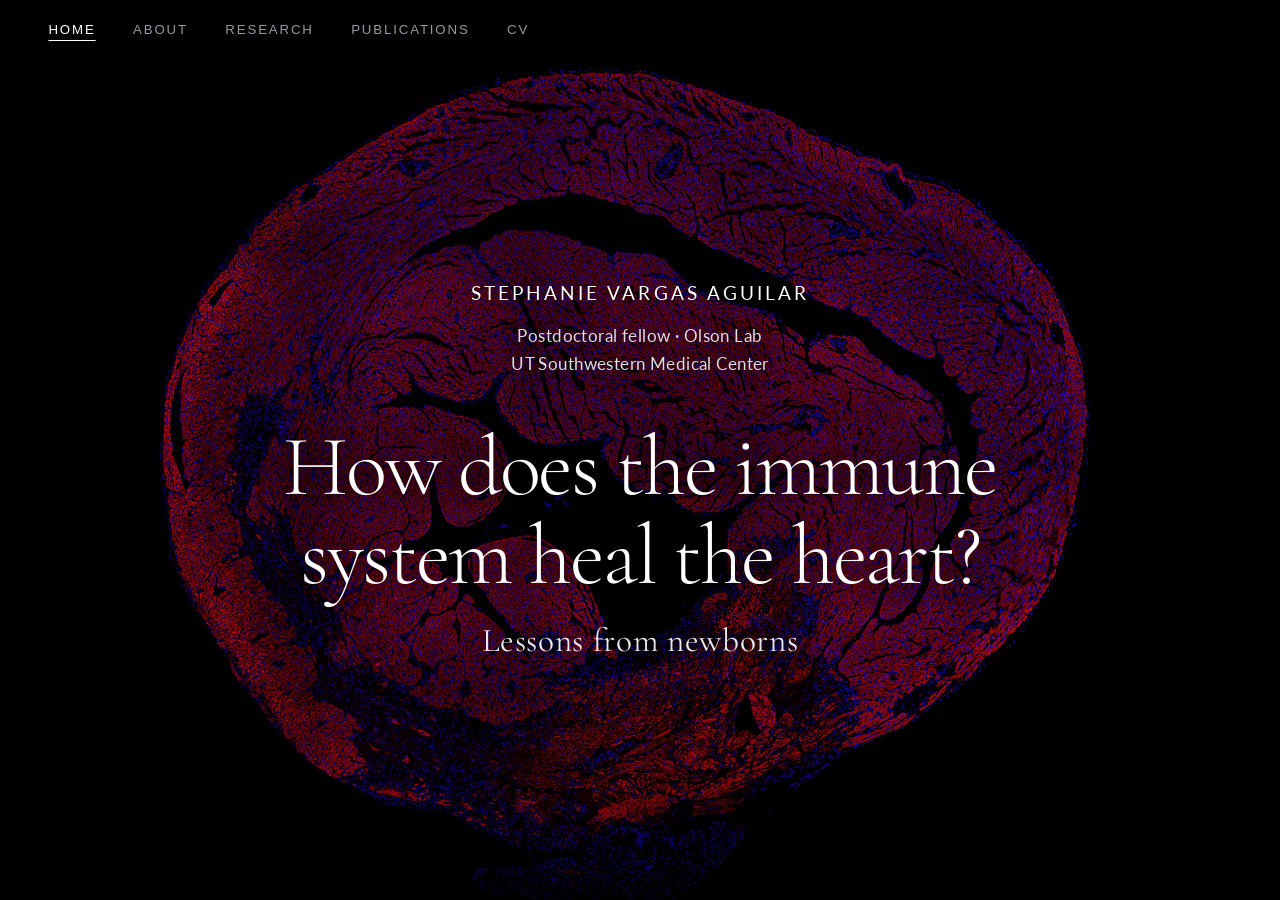
<file: docs/index.html>
<!DOCTYPE html>
<html xmlns="http://www.w3.org/1999/xhtml" lang="en" xml:lang="en"><head>

<meta charset="utf-8">
<meta name="generator" content="quarto-1.9.36">

<meta name="viewport" content="width=device-width, initial-scale=1.0, user-scalable=yes">


<title>Stephanie Vargas Aguilar</title>
<style>
/* Default styles provided by pandoc.
** See https://pandoc.org/MANUAL.html#variables-for-html for config info.
*/
code{white-space: pre-wrap;}
span.smallcaps{font-variant: small-caps;}
div.columns{display: flex; gap: min(4vw, 1.5em);}
div.column{flex: auto; overflow-x: auto;}
div.hanging-indent{margin-left: 1.5em; text-indent: -1.5em;}
ul.task-list{list-style: none;}
ul.task-list li input[type="checkbox"] {
  width: 0.8em;
  margin: 0 0.8em 0.2em -1em; /* quarto-specific, see https://github.com/quarto-dev/quarto-cli/issues/4556 */ 
  vertical-align: middle;
}
</style>


<script src="site_libs/quarto-nav/quarto-nav.js"></script>
<script src="site_libs/quarto-nav/headroom.min.js"></script>
<script src="site_libs/clipboard/clipboard.min.js"></script>
<script src="site_libs/quarto-html/quarto.js" type="module"></script>
<script src="site_libs/quarto-html/tabsets/tabsets.js" type="module"></script>
<script src="site_libs/quarto-html/popper.min.js"></script>
<script src="site_libs/quarto-html/tippy.umd.min.js"></script>
<script src="site_libs/quarto-html/anchor.min.js"></script>
<link href="site_libs/quarto-html/tippy.css" rel="stylesheet">
<link href="site_libs/quarto-html/quarto-syntax-highlighting-845c23b38eaddc0f92fda52bfe77a8c8.css" rel="stylesheet" id="quarto-text-highlighting-styles">
<script src="site_libs/bootstrap/bootstrap.min.js"></script>
<link href="site_libs/bootstrap/bootstrap-icons.css" rel="stylesheet">
<link href="site_libs/bootstrap/bootstrap-ee5cb6722c800998af233ccce52af0af.min.css" rel="stylesheet" append-hash="true" id="quarto-bootstrap" data-mode="light">
<script id="quarto-search-options" type="application/json">{
  "language": {
    "search-no-results-text": "No results",
    "search-matching-documents-text": "matching documents",
    "search-copy-link-title": "Copy link to search",
    "search-hide-matches-text": "Hide additional matches",
    "search-more-match-text": "more match in this document",
    "search-more-matches-text": "more matches in this document",
    "search-clear-button-title": "Clear",
    "search-text-placeholder": "",
    "search-detached-cancel-button-title": "Cancel",
    "search-submit-button-title": "Submit",
    "search-label": "Search"
  }
}</script>
<!-- Icon set. Quarto's `favicon:` key is deliberately NOT set: it emits a
     second rel="icon" and two competing ones make the browser's choice
     ambiguous. Order matters — SVG first, .ico as the declared alternate. -->
<link rel="icon" type="image/svg+xml" href="./images/favicon.svg">
<link rel="alternate icon" type="image/x-icon" href="./images/favicon.ico">
<link rel="apple-touch-icon" href="./images/apple-touch-icon.png">


</head>

<body class="nav-fixed quarto-light">

<div id="quarto-search-results"></div>
  <header id="quarto-header" class="headroom fixed-top">
    <nav class="navbar navbar-expand-lg " data-bs-theme="dark">
      <div class="navbar-container container-fluid">
          <button class="navbar-toggler" type="button" data-bs-toggle="collapse" data-bs-target="#navbarCollapse" aria-controls="navbarCollapse" role="menu" aria-expanded="false" aria-label="Toggle navigation" onclick="if (window.quartoToggleHeadroom) { window.quartoToggleHeadroom(); }">
  <span class="navbar-toggler-icon"></span>
</button>
          <div class="collapse navbar-collapse" id="navbarCollapse">
            <ul class="navbar-nav navbar-nav-scroll me-auto">
  <li class="nav-item">
    <a class="nav-link active" href="./index.html" aria-current="page"> 
<span class="menu-text">Home</span></a>
  </li>  
  <li class="nav-item">
    <a class="nav-link" href="./about.html"> 
<span class="menu-text">About</span></a>
  </li>  
  <li class="nav-item">
    <a class="nav-link" href="./research.html"> 
<span class="menu-text">Research</span></a>
  </li>  
  <li class="nav-item">
    <a class="nav-link" href="./publications.html"> 
<span class="menu-text">Publications</span></a>
  </li>  
  <li class="nav-item">
    <a class="nav-link" href="./files/vargas-aguilar_cv.pdf" target="_blank"> 
<span class="menu-text">CV</span></a>
  </li>  
</ul>
          </div> <!-- /navcollapse -->
            <div class="quarto-navbar-tools">
</div>
      </div> <!-- /container-fluid -->
    </nav>
</header>
<!-- content -->
<div id="quarto-content" class="quarto-container page-columns page-rows-contents page-layout-full page-navbar">
<!-- sidebar -->
<!-- margin-sidebar -->
    
<!-- main -->
<main class="content column-page" id="quarto-document-content"><header id="title-block-header" class="quarto-title-block"></header>




<div class="hero">
<div class="hero-inner">
<p><span class="hero-name">Stephanie Vargas Aguilar</span></p>
<p><span class="hero-role">Postdoctoral fellow · Olson Lab</span></p>
<p><span class="hero-affiliation">UT Southwestern Medical Center</span></p>
<p><span class="hero-question" role="heading" aria-level="1">How does the immune system heal the heart?</span></p>
<p><span class="hero-subtitle">Lessons from newborns</span></p>
</div>
<div class="hero-visual">
<picture>
  <source type="image/webp" srcset="images/heart-960.webp 960w, images/heart.webp 1884w" sizes="(min-aspect-ratio: 1884/1516) 88vw, 109svh">
  <img class="hero-image" src="images/Heart.jpg" width="1884" height="1516" alt="Microscopy image of a heart tissue section, with intricate red fibers and blue puncta against a black background." fetchpriority="high" decoding="async">
</picture>
</div>
</div>



</main> <!-- /main -->
<script id="quarto-html-after-body" type="application/javascript">
  window.document.addEventListener("DOMContentLoaded", function (event) {
    const icon = "";
    const anchorJS = new window.AnchorJS();
    anchorJS.options = {
      placement: 'right',
      icon: icon
    };
    anchorJS.add('.anchored');
    const isCodeAnnotation = (el) => {
      for (const clz of el.classList) {
        if (clz.startsWith('code-annotation-')) {                     
          return true;
        }
      }
      return false;
    }
    const onCopySuccess = function(e) {
      // button target
      const button = e.trigger;
      // don't keep focus
      button.blur();
      // flash "checked"
      button.classList.add('code-copy-button-checked');
      var currentTitle = button.getAttribute("title");
      button.setAttribute("title", "Copied!");
      let tooltip;
      if (window.bootstrap) {
        button.setAttribute("data-bs-toggle", "tooltip");
        button.setAttribute("data-bs-placement", "left");
        button.setAttribute("data-bs-title", "Copied!");
        tooltip = new bootstrap.Tooltip(button, 
          { trigger: "manual", 
            customClass: "code-copy-button-tooltip",
            offset: [0, -8]});
        tooltip.show();    
      }
      setTimeout(function() {
        if (tooltip) {
          tooltip.hide();
          button.removeAttribute("data-bs-title");
          button.removeAttribute("data-bs-toggle");
          button.removeAttribute("data-bs-placement");
        }
        button.setAttribute("title", currentTitle);
        button.classList.remove('code-copy-button-checked');
      }, 1000);
      // clear code selection
      e.clearSelection();
    }
    const getTextToCopy = function(trigger) {
      const outerScaffold = trigger.parentElement.cloneNode(true);
      const codeEl = outerScaffold.querySelector('code');
      for (const childEl of codeEl.children) {
        if (isCodeAnnotation(childEl)) {
          childEl.remove();
        }
      }
      return codeEl.innerText;
    }
    const clipboard = new window.ClipboardJS('.code-copy-button:not([data-in-quarto-modal])', {
      text: getTextToCopy
    });
    clipboard.on('success', onCopySuccess);
    if (window.document.getElementById('quarto-embedded-source-code-modal')) {
      const clipboardModal = new window.ClipboardJS('.code-copy-button[data-in-quarto-modal]', {
        text: getTextToCopy,
        container: window.document.getElementById('quarto-embedded-source-code-modal')
      });
      clipboardModal.on('success', onCopySuccess);
    }
      var localhostRegex = new RegExp(/^(?:http|https):\/\/localhost\:?[0-9]*\//);
      var mailtoRegex = new RegExp(/^mailto:/);
        var filterRegex = new RegExp("https:\/\/www\.stephanie-vargas\.com");
      var isInternal = (href) => {
          return filterRegex.test(href) || localhostRegex.test(href) || mailtoRegex.test(href);
      }
      // Inspect non-navigation links and adorn them if external
     var links = window.document.querySelectorAll('a[href]:not(.nav-link):not(.navbar-brand):not(.toc-action):not(.sidebar-link):not(.sidebar-item-toggle):not(.pagination-link):not(.no-external):not([aria-hidden]):not(.dropdown-item):not(.quarto-navigation-tool):not(.about-link)');
      for (var i=0; i<links.length; i++) {
        const link = links[i];
        if (!isInternal(link.href)) {
          // undo the damage that might have been done by quarto-nav.js in the case of
          // links that we want to consider external
          if (link.dataset.originalHref !== undefined) {
            link.href = link.dataset.originalHref;
          }
            // target, if specified
            link.setAttribute("target", "_blank");
            if (link.getAttribute("rel") === null) {
              link.setAttribute("rel", "noopener");
            }
        }
      }
    function tippyHover(el, contentFn, onTriggerFn, onUntriggerFn) {
      const config = {
        allowHTML: true,
        maxWidth: 500,
        delay: 100,
        arrow: false,
        appendTo: function(el) {
            return el.parentElement;
        },
        interactive: true,
        interactiveBorder: 10,
        theme: 'quarto',
        placement: 'bottom-start',
      };
      if (contentFn) {
        config.content = contentFn;
      }
      if (onTriggerFn) {
        config.onTrigger = onTriggerFn;
      }
      if (onUntriggerFn) {
        config.onUntrigger = onUntriggerFn;
      }
      window.tippy(el, config); 
    }
    const noterefs = window.document.querySelectorAll('a[role="doc-noteref"]');
    for (var i=0; i<noterefs.length; i++) {
      const ref = noterefs[i];
      tippyHover(ref, function() {
        // use id or data attribute instead here
        let href = ref.getAttribute('data-footnote-href') || ref.getAttribute('href');
        try { href = new URL(href).hash; } catch {}
        const id = href.replace(/^#\/?/, "");
        const note = window.document.getElementById(id);
        if (note) {
          return note.innerHTML;
        } else {
          return "";
        }
      });
    }
    const xrefs = window.document.querySelectorAll('a.quarto-xref');
    const processXRef = (id, note) => {
      // Strip column container classes
      const stripColumnClz = (el) => {
        el.classList.remove("page-full", "page-columns");
        if (el.children) {
          for (const child of el.children) {
            stripColumnClz(child);
          }
        }
      }
      stripColumnClz(note)
      if (id === null || id.startsWith('sec-')) {
        // Special case sections, only their first couple elements
        const container = document.createElement("div");
        if (note.children && note.children.length > 2) {
          container.appendChild(note.children[0].cloneNode(true));
          for (let i = 1; i < note.children.length; i++) {
            const child = note.children[i];
            if (child.tagName === "P" && child.innerText === "") {
              continue;
            } else {
              container.appendChild(child.cloneNode(true));
              break;
            }
          }
          if (window.Quarto?.typesetMath) {
            window.Quarto.typesetMath(container);
          }
          return container.innerHTML
        } else {
          if (window.Quarto?.typesetMath) {
            window.Quarto.typesetMath(note);
          }
          return note.innerHTML;
        }
      } else {
        // Remove any anchor links if they are present
        const anchorLink = note.querySelector('a.anchorjs-link');
        if (anchorLink) {
          anchorLink.remove();
        }
        if (window.Quarto?.typesetMath) {
          window.Quarto.typesetMath(note);
        }
        if (note.classList.contains("callout")) {
          return note.outerHTML;
        } else {
          return note.innerHTML;
        }
      }
    }
    for (var i=0; i<xrefs.length; i++) {
      const xref = xrefs[i];
      tippyHover(xref, undefined, function(instance) {
        instance.disable();
        let url = xref.getAttribute('href');
        let hash = undefined; 
        if (url.startsWith('#')) {
          hash = url;
        } else {
          try { hash = new URL(url).hash; } catch {}
        }
        if (hash) {
          const id = hash.replace(/^#\/?/, "");
          const note = window.document.getElementById(id);
          if (note !== null) {
            try {
              const html = processXRef(id, note.cloneNode(true));
              instance.setContent(html);
            } finally {
              instance.enable();
              instance.show();
            }
          } else {
            // See if we can fetch this
            fetch(url.split('#')[0])
            .then(res => res.text())
            .then(html => {
              const parser = new DOMParser();
              const htmlDoc = parser.parseFromString(html, "text/html");
              const note = htmlDoc.getElementById(id);
              if (note !== null) {
                const html = processXRef(id, note);
                instance.setContent(html);
              } 
            }).finally(() => {
              instance.enable();
              instance.show();
            });
          }
        } else {
          // See if we can fetch a full url (with no hash to target)
          // This is a special case and we should probably do some content thinning / targeting
          fetch(url)
          .then(res => res.text())
          .then(html => {
            const parser = new DOMParser();
            const htmlDoc = parser.parseFromString(html, "text/html");
            const note = htmlDoc.querySelector('main.content');
            if (note !== null) {
              // This should only happen for chapter cross references
              // (since there is no id in the URL)
              // remove the first header
              if (note.children.length > 0 && note.children[0].tagName === "HEADER") {
                note.children[0].remove();
              }
              const html = processXRef(null, note);
              instance.setContent(html);
            } 
          }).finally(() => {
            instance.enable();
            instance.show();
          });
        }
      }, function(instance) {
      });
    }
        let selectedAnnoteEl;
        const selectorForAnnotation = ( cell, annotation) => {
          let cellAttr = 'data-code-cell="' + cell + '"';
          let lineAttr = 'data-code-annotation="' +  annotation + '"';
          const selector = 'span[' + cellAttr + '][' + lineAttr + ']';
          return selector;
        }
        const selectCodeLines = (annoteEl) => {
          const doc = window.document;
          const targetCell = annoteEl.getAttribute("data-target-cell");
          const targetAnnotation = annoteEl.getAttribute("data-target-annotation");
          const annoteSpan = window.document.querySelector(selectorForAnnotation(targetCell, targetAnnotation));
          const lines = annoteSpan.getAttribute("data-code-lines").split(",");
          const lineIds = lines.map((line) => {
            return targetCell + "-" + line;
          })
          let top = null;
          let height = null;
          let parent = null;
          if (lineIds.length > 0) {
              //compute the position of the single el (top and bottom and make a div)
              const el = window.document.getElementById(lineIds[0]);
              top = el.offsetTop;
              height = el.offsetHeight;
              parent = el.parentElement.parentElement;
            if (lineIds.length > 1) {
              const lastEl = window.document.getElementById(lineIds[lineIds.length - 1]);
              const bottom = lastEl.offsetTop + lastEl.offsetHeight;
              height = bottom - top;
            }
            if (top !== null && height !== null && parent !== null) {
              // cook up a div (if necessary) and position it 
              let div = window.document.getElementById("code-annotation-line-highlight");
              if (div === null) {
                div = window.document.createElement("div");
                div.setAttribute("id", "code-annotation-line-highlight");
                div.style.position = 'absolute';
                parent.appendChild(div);
              }
              div.style.top = top - 2 + "px";
              div.style.height = height + 4 + "px";
              div.style.left = 0;
              let gutterDiv = window.document.getElementById("code-annotation-line-highlight-gutter");
              if (gutterDiv === null) {
                gutterDiv = window.document.createElement("div");
                gutterDiv.setAttribute("id", "code-annotation-line-highlight-gutter");
                gutterDiv.style.position = 'absolute';
                const codeCell = window.document.getElementById(targetCell);
                const gutter = codeCell.querySelector('.code-annotation-gutter');
                gutter.appendChild(gutterDiv);
              }
              gutterDiv.style.top = top - 2 + "px";
              gutterDiv.style.height = height + 4 + "px";
            }
            selectedAnnoteEl = annoteEl;
          }
        };
        const unselectCodeLines = () => {
          const elementsIds = ["code-annotation-line-highlight", "code-annotation-line-highlight-gutter"];
          elementsIds.forEach((elId) => {
            const div = window.document.getElementById(elId);
            if (div) {
              div.remove();
            }
          });
          selectedAnnoteEl = undefined;
        };
          // Handle positioning of the toggle
      window.addEventListener(
        "resize",
        throttle(() => {
          elRect = undefined;
          if (selectedAnnoteEl) {
            selectCodeLines(selectedAnnoteEl);
          }
        }, 10)
      );
      function throttle(fn, ms) {
      let throttle = false;
      let timer;
        return (...args) => {
          if(!throttle) { // first call gets through
              fn.apply(this, args);
              throttle = true;
          } else { // all the others get throttled
              if(timer) clearTimeout(timer); // cancel #2
              timer = setTimeout(() => {
                fn.apply(this, args);
                timer = throttle = false;
              }, ms);
          }
        };
      }
        // Attach click handler to the DT
        const annoteDls = window.document.querySelectorAll('dt[data-target-cell]');
        for (const annoteDlNode of annoteDls) {
          annoteDlNode.addEventListener('click', (event) => {
            const clickedEl = event.target;
            if (clickedEl !== selectedAnnoteEl) {
              unselectCodeLines();
              const activeEl = window.document.querySelector('dt[data-target-cell].code-annotation-active');
              if (activeEl) {
                activeEl.classList.remove('code-annotation-active');
              }
              selectCodeLines(clickedEl);
              clickedEl.classList.add('code-annotation-active');
            } else {
              // Unselect the line
              unselectCodeLines();
              clickedEl.classList.remove('code-annotation-active');
            }
          });
        }
    const findCites = (el) => {
      const parentEl = el.parentElement;
      if (parentEl) {
        const cites = parentEl.dataset.cites;
        if (cites) {
          return {
            el,
            cites: cites.split(' ')
          };
        } else {
          return findCites(el.parentElement)
        }
      } else {
        return undefined;
      }
    };
    var bibliorefs = window.document.querySelectorAll('a[role="doc-biblioref"]');
    for (var i=0; i<bibliorefs.length; i++) {
      const ref = bibliorefs[i];
      const citeInfo = findCites(ref);
      if (citeInfo) {
        tippyHover(citeInfo.el, function() {
          var popup = window.document.createElement('div');
          citeInfo.cites.forEach(function(cite) {
            var citeDiv = window.document.createElement('div');
            citeDiv.classList.add('hanging-indent');
            citeDiv.classList.add('csl-entry');
            var biblioDiv = window.document.getElementById('ref-' + cite);
            if (biblioDiv) {
              citeDiv.innerHTML = biblioDiv.innerHTML;
            }
            popup.appendChild(citeDiv);
          });
          return popup.innerHTML;
        });
      }
    }
  });
  </script>
</div> <!-- /content -->
<footer class="footer">
  <div class="nav-footer">
    <div class="nav-footer-left">
      &nbsp;
    </div>   
    <div class="nav-footer-center">
<p>© 2026 Stephanie Vargas Aguilar · UT Southwestern Medical Center</p>
</div>
    <div class="nav-footer-right">
      &nbsp;
    </div>
  </div>
</footer>




</body></html>
</file>
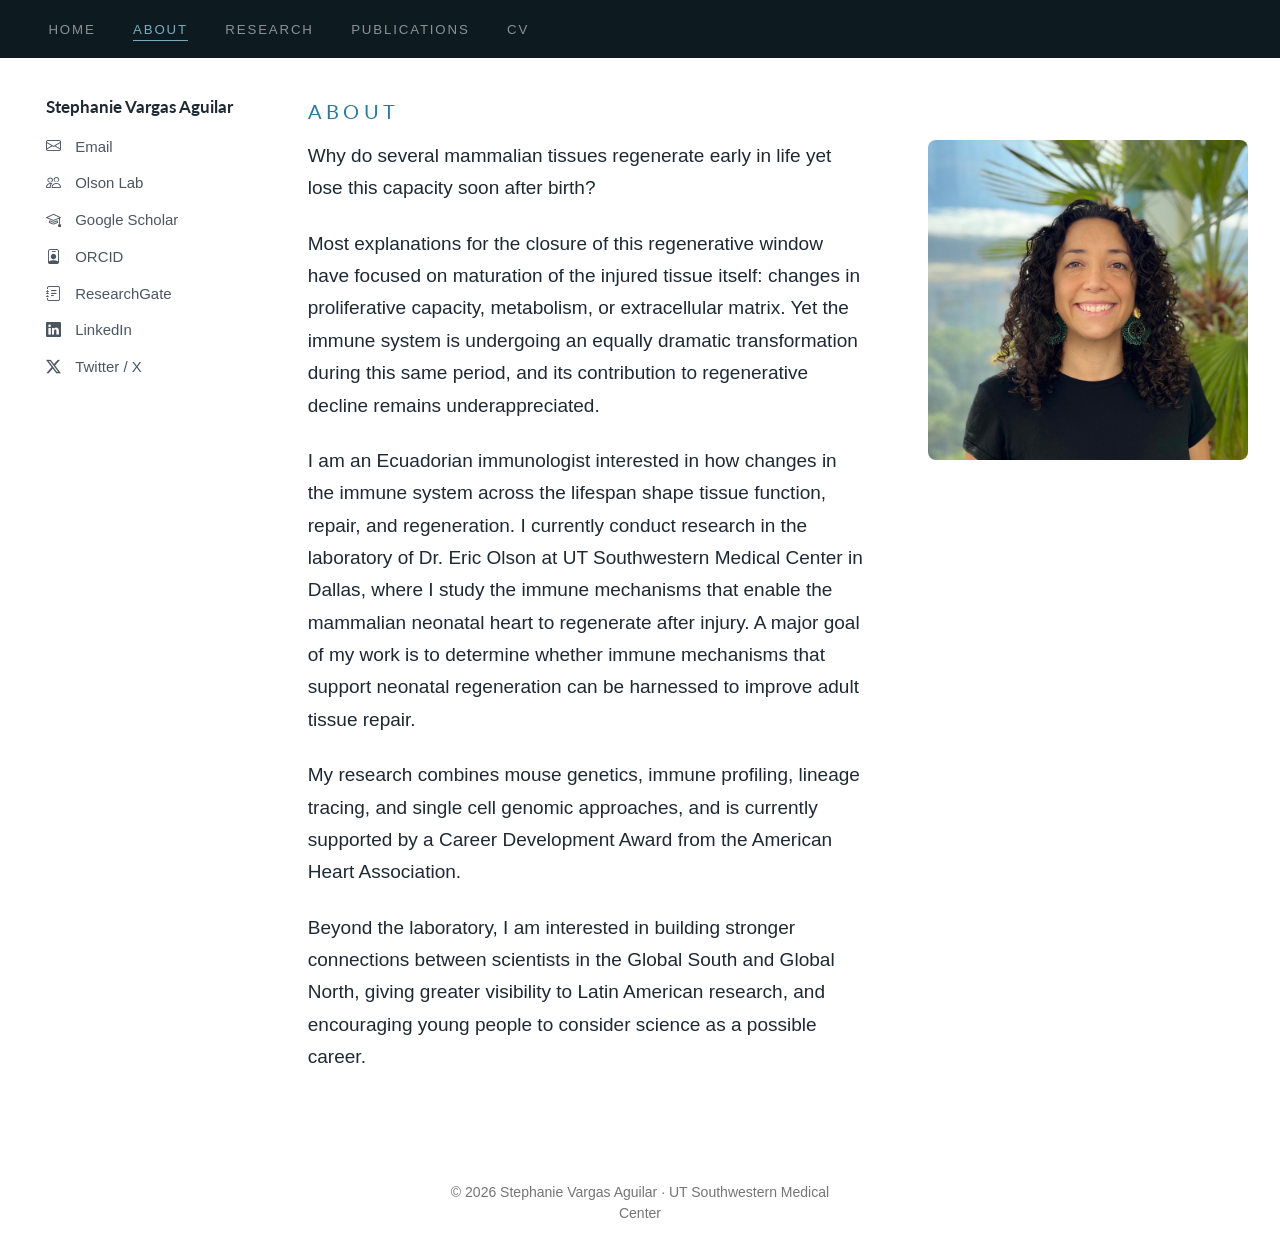
<file: docs/about.html>
<!DOCTYPE html>
<html xmlns="http://www.w3.org/1999/xhtml" lang="en" xml:lang="en"><head>

<meta charset="utf-8">
<meta name="generator" content="quarto-1.9.36">

<meta name="viewport" content="width=device-width, initial-scale=1.0, user-scalable=yes">


<title>About</title>
<style>
/* Default styles provided by pandoc.
** See https://pandoc.org/MANUAL.html#variables-for-html for config info.
*/
code{white-space: pre-wrap;}
span.smallcaps{font-variant: small-caps;}
div.columns{display: flex; gap: min(4vw, 1.5em);}
div.column{flex: auto; overflow-x: auto;}
div.hanging-indent{margin-left: 1.5em; text-indent: -1.5em;}
ul.task-list{list-style: none;}
ul.task-list li input[type="checkbox"] {
  width: 0.8em;
  margin: 0 0.8em 0.2em -1em; /* quarto-specific, see https://github.com/quarto-dev/quarto-cli/issues/4556 */ 
  vertical-align: middle;
}
</style>


<script src="site_libs/quarto-nav/quarto-nav.js"></script>
<script src="site_libs/quarto-nav/headroom.min.js"></script>
<script src="site_libs/clipboard/clipboard.min.js"></script>
<script src="site_libs/quarto-html/quarto.js" type="module"></script>
<script src="site_libs/quarto-html/tabsets/tabsets.js" type="module"></script>
<script src="site_libs/quarto-html/popper.min.js"></script>
<script src="site_libs/quarto-html/tippy.umd.min.js"></script>
<script src="site_libs/quarto-html/anchor.min.js"></script>
<link href="site_libs/quarto-html/tippy.css" rel="stylesheet">
<link href="site_libs/quarto-html/quarto-syntax-highlighting-845c23b38eaddc0f92fda52bfe77a8c8.css" rel="stylesheet" id="quarto-text-highlighting-styles">
<script src="site_libs/bootstrap/bootstrap.min.js"></script>
<link href="site_libs/bootstrap/bootstrap-icons.css" rel="stylesheet">
<link href="site_libs/bootstrap/bootstrap-ee5cb6722c800998af233ccce52af0af.min.css" rel="stylesheet" append-hash="true" id="quarto-bootstrap" data-mode="light">
<script id="quarto-search-options" type="application/json">{
  "language": {
    "search-no-results-text": "No results",
    "search-matching-documents-text": "matching documents",
    "search-copy-link-title": "Copy link to search",
    "search-hide-matches-text": "Hide additional matches",
    "search-more-match-text": "more match in this document",
    "search-more-matches-text": "more matches in this document",
    "search-clear-button-title": "Clear",
    "search-text-placeholder": "",
    "search-detached-cancel-button-title": "Cancel",
    "search-submit-button-title": "Submit",
    "search-label": "Search"
  }
}</script>
<!-- Icon set. Quarto's `favicon:` key is deliberately NOT set: it emits a
     second rel="icon" and two competing ones make the browser's choice
     ambiguous. Order matters — SVG first, .ico as the declared alternate. -->
<link rel="icon" type="image/svg+xml" href="./images/favicon.svg">
<link rel="alternate icon" type="image/x-icon" href="./images/favicon.ico">
<link rel="apple-touch-icon" href="./images/apple-touch-icon.png">


</head>

<body class="nav-sidebar floating nav-fixed quarto-light">

<div id="quarto-search-results"></div>
  <header id="quarto-header" class="headroom fixed-top">
    <nav class="navbar navbar-expand-lg " data-bs-theme="dark">
      <div class="navbar-container container-fluid">
          <button class="navbar-toggler" type="button" data-bs-toggle="collapse" data-bs-target="#navbarCollapse" aria-controls="navbarCollapse" role="menu" aria-expanded="false" aria-label="Toggle navigation" onclick="if (window.quartoToggleHeadroom) { window.quartoToggleHeadroom(); }">
  <span class="navbar-toggler-icon"></span>
</button>
          <div class="collapse navbar-collapse" id="navbarCollapse">
            <ul class="navbar-nav navbar-nav-scroll me-auto">
  <li class="nav-item">
    <a class="nav-link" href="./index.html"> 
<span class="menu-text">Home</span></a>
  </li>  
  <li class="nav-item">
    <a class="nav-link active" href="./about.html" aria-current="page"> 
<span class="menu-text">About</span></a>
  </li>  
  <li class="nav-item">
    <a class="nav-link" href="./research.html"> 
<span class="menu-text">Research</span></a>
  </li>  
  <li class="nav-item">
    <a class="nav-link" href="./publications.html"> 
<span class="menu-text">Publications</span></a>
  </li>  
  <li class="nav-item">
    <a class="nav-link" href="./files/vargas-aguilar_cv.pdf" target="_blank"> 
<span class="menu-text">CV</span></a>
  </li>  
</ul>
          </div> <!-- /navcollapse -->
            <div class="quarto-navbar-tools">
</div>
      </div> <!-- /container-fluid -->
    </nav>
  <nav class="quarto-secondary-nav">
    <div class="container-fluid d-flex">
      <button type="button" class="quarto-btn-toggle btn" data-bs-toggle="collapse" role="button" data-bs-target=".quarto-sidebar-collapse-item" aria-controls="quarto-sidebar" aria-expanded="false" aria-label="Toggle sidebar navigation" onclick="if (window.quartoToggleHeadroom) { window.quartoToggleHeadroom(); }">
        <i class="bi bi-layout-text-sidebar-reverse"></i>
      </button>
        <nav class="quarto-page-breadcrumbs" aria-label="breadcrumb"><ol class="breadcrumb"><li class="breadcrumb-item">About</li></ol></nav>
        <a class="flex-grow-1" role="navigation" data-bs-toggle="collapse" data-bs-target=".quarto-sidebar-collapse-item" aria-controls="quarto-sidebar" aria-expanded="false" aria-label="Toggle sidebar navigation" onclick="if (window.quartoToggleHeadroom) { window.quartoToggleHeadroom(); }">      
        </a>
    </div>
  </nav>
</header>
<!-- content -->
<div id="quarto-content" class="quarto-container page-columns page-rows-contents page-layout-full page-navbar">
<!-- sidebar -->
  <nav id="quarto-sidebar" class="sidebar collapse collapse-horizontal quarto-sidebar-collapse-item sidebar-navigation floating overflow-auto">
    <div class="sidebar-menu-container"> 
    <ul class="list-unstyled mt-1">
        <li class="sidebar-item">
 <span class="menu-text">Stephanie Vargas Aguilar</span>
  </li>
        <li class="sidebar-item">
  <div class="sidebar-item-container"> 
  <a href="mailto:stephanie.vargasaguilar@utsouthwestern.edu" class="sidebar-item-text sidebar-link"><i class="bi bi-envelope" role="img">
</i> 
 <span class="menu-text">Email</span></a>
  </div>
</li>
        <li class="sidebar-item">
  <div class="sidebar-item-container"> 
  <a href="https://labs.utsouthwestern.edu/olson-lab" class="sidebar-item-text sidebar-link" rel="noopener" target="_blank"><i class="bi bi-people" role="img">
</i> 
 <span class="menu-text">Olson Lab</span></a>
  </div>
</li>
        <li class="sidebar-item">
  <div class="sidebar-item-container"> 
  <a href="https://scholar.google.com/citations?hl=en&amp;user=LvXfnqUAAAAJ" class="sidebar-item-text sidebar-link" rel="noopener" target="_blank"><i class="bi bi-mortarboard" role="img">
</i> 
 <span class="menu-text">Google Scholar</span></a>
  </div>
</li>
        <li class="sidebar-item">
  <div class="sidebar-item-container"> 
  <a href="https://orcid.org/0000-0002-6584-0209" class="sidebar-item-text sidebar-link" rel="noopener" target="_blank"><i class="bi bi-person-badge" role="img">
</i> 
 <span class="menu-text">ORCID</span></a>
  </div>
</li>
        <li class="sidebar-item">
  <div class="sidebar-item-container"> 
  <a href="https://www.researchgate.net/profile/Stephanie-Vargas-Aguilar" class="sidebar-item-text sidebar-link" rel="noopener" target="_blank"><i class="bi bi-journal-text" role="img">
</i> 
 <span class="menu-text">ResearchGate</span></a>
  </div>
</li>
        <li class="sidebar-item">
  <div class="sidebar-item-container"> 
  <a href="https://www.linkedin.com/in/stephanievargasaguilar" class="sidebar-item-text sidebar-link" rel="noopener" target="_blank"><i class="bi bi-linkedin" role="img">
</i> 
 <span class="menu-text">LinkedIn</span></a>
  </div>
</li>
        <li class="sidebar-item">
  <div class="sidebar-item-container"> 
  <a href="https://x.com/StefiVargasA" class="sidebar-item-text sidebar-link" rel="noopener" target="_blank"><i class="bi bi-twitter-x" role="img">
</i> 
 <span class="menu-text">Twitter / X</span></a>
  </div>
</li>
    </ul>
    </div>
</nav>
<div id="quarto-sidebar-glass" class="quarto-sidebar-collapse-item" data-bs-toggle="collapse" data-bs-target=".quarto-sidebar-collapse-item"></div>
<!-- margin-sidebar -->
    
<!-- main -->
<main class="content column-page-right" id="quarto-document-content">

<header id="title-block-header" class="quarto-title-block default">
<div class="quarto-title">
<h1 class="title">About</h1>
</div>



<div class="quarto-title-meta column-page-right">

    
  
    
  </div>
  


</header>


<div class="about-grid">
<div class="about-text">
<p>Why do several mammalian tissues regenerate early in life yet lose this capacity soon after birth?</p>
<p>Most explanations for the closure of this regenerative window have focused on maturation of the injured tissue itself: changes in proliferative capacity, metabolism, or extracellular matrix. Yet the immune system is undergoing an equally dramatic transformation during this same period, and its contribution to regenerative decline remains underappreciated.</p>
<p>I am an Ecuadorian immunologist interested in how changes in the immune system across the lifespan shape tissue function, repair, and regeneration. I currently conduct research in the laboratory of Dr.&nbsp;Eric Olson at UT Southwestern Medical Center in Dallas, where I study the immune mechanisms that enable the mammalian neonatal heart to regenerate after injury. A major goal of my work is to determine whether immune mechanisms that support neonatal regeneration can be harnessed to improve adult tissue repair.</p>
<p>My research combines mouse genetics, immune profiling, lineage tracing, and single cell genomic approaches, and is currently supported by a Career Development Award from the American Heart Association.</p>
<p>Beyond the laboratory, I am interested in building stronger connections between scientists in the Global South and Global North, giving greater visibility to Latin American research, and encouraging young people to consider science as a possible career.</p>
</div>
<p><img src="images/portrait.jpg" class="about-photo img-fluid" alt="Stephanie Vargas Aguilar"></p>
</div>



</main> <!-- /main -->
<script id="quarto-html-after-body" type="application/javascript">
  window.document.addEventListener("DOMContentLoaded", function (event) {
    const icon = "";
    const anchorJS = new window.AnchorJS();
    anchorJS.options = {
      placement: 'right',
      icon: icon
    };
    anchorJS.add('.anchored');
    const isCodeAnnotation = (el) => {
      for (const clz of el.classList) {
        if (clz.startsWith('code-annotation-')) {                     
          return true;
        }
      }
      return false;
    }
    const onCopySuccess = function(e) {
      // button target
      const button = e.trigger;
      // don't keep focus
      button.blur();
      // flash "checked"
      button.classList.add('code-copy-button-checked');
      var currentTitle = button.getAttribute("title");
      button.setAttribute("title", "Copied!");
      let tooltip;
      if (window.bootstrap) {
        button.setAttribute("data-bs-toggle", "tooltip");
        button.setAttribute("data-bs-placement", "left");
        button.setAttribute("data-bs-title", "Copied!");
        tooltip = new bootstrap.Tooltip(button, 
          { trigger: "manual", 
            customClass: "code-copy-button-tooltip",
            offset: [0, -8]});
        tooltip.show();    
      }
      setTimeout(function() {
        if (tooltip) {
          tooltip.hide();
          button.removeAttribute("data-bs-title");
          button.removeAttribute("data-bs-toggle");
          button.removeAttribute("data-bs-placement");
        }
        button.setAttribute("title", currentTitle);
        button.classList.remove('code-copy-button-checked');
      }, 1000);
      // clear code selection
      e.clearSelection();
    }
    const getTextToCopy = function(trigger) {
      const outerScaffold = trigger.parentElement.cloneNode(true);
      const codeEl = outerScaffold.querySelector('code');
      for (const childEl of codeEl.children) {
        if (isCodeAnnotation(childEl)) {
          childEl.remove();
        }
      }
      return codeEl.innerText;
    }
    const clipboard = new window.ClipboardJS('.code-copy-button:not([data-in-quarto-modal])', {
      text: getTextToCopy
    });
    clipboard.on('success', onCopySuccess);
    if (window.document.getElementById('quarto-embedded-source-code-modal')) {
      const clipboardModal = new window.ClipboardJS('.code-copy-button[data-in-quarto-modal]', {
        text: getTextToCopy,
        container: window.document.getElementById('quarto-embedded-source-code-modal')
      });
      clipboardModal.on('success', onCopySuccess);
    }
      var localhostRegex = new RegExp(/^(?:http|https):\/\/localhost\:?[0-9]*\//);
      var mailtoRegex = new RegExp(/^mailto:/);
        var filterRegex = new RegExp("https:\/\/www\.stephanie-vargas\.com");
      var isInternal = (href) => {
          return filterRegex.test(href) || localhostRegex.test(href) || mailtoRegex.test(href);
      }
      // Inspect non-navigation links and adorn them if external
     var links = window.document.querySelectorAll('a[href]:not(.nav-link):not(.navbar-brand):not(.toc-action):not(.sidebar-link):not(.sidebar-item-toggle):not(.pagination-link):not(.no-external):not([aria-hidden]):not(.dropdown-item):not(.quarto-navigation-tool):not(.about-link)');
      for (var i=0; i<links.length; i++) {
        const link = links[i];
        if (!isInternal(link.href)) {
          // undo the damage that might have been done by quarto-nav.js in the case of
          // links that we want to consider external
          if (link.dataset.originalHref !== undefined) {
            link.href = link.dataset.originalHref;
          }
            // target, if specified
            link.setAttribute("target", "_blank");
            if (link.getAttribute("rel") === null) {
              link.setAttribute("rel", "noopener");
            }
        }
      }
    function tippyHover(el, contentFn, onTriggerFn, onUntriggerFn) {
      const config = {
        allowHTML: true,
        maxWidth: 500,
        delay: 100,
        arrow: false,
        appendTo: function(el) {
            return el.parentElement;
        },
        interactive: true,
        interactiveBorder: 10,
        theme: 'quarto',
        placement: 'bottom-start',
      };
      if (contentFn) {
        config.content = contentFn;
      }
      if (onTriggerFn) {
        config.onTrigger = onTriggerFn;
      }
      if (onUntriggerFn) {
        config.onUntrigger = onUntriggerFn;
      }
      window.tippy(el, config); 
    }
    const noterefs = window.document.querySelectorAll('a[role="doc-noteref"]');
    for (var i=0; i<noterefs.length; i++) {
      const ref = noterefs[i];
      tippyHover(ref, function() {
        // use id or data attribute instead here
        let href = ref.getAttribute('data-footnote-href') || ref.getAttribute('href');
        try { href = new URL(href).hash; } catch {}
        const id = href.replace(/^#\/?/, "");
        const note = window.document.getElementById(id);
        if (note) {
          return note.innerHTML;
        } else {
          return "";
        }
      });
    }
    const xrefs = window.document.querySelectorAll('a.quarto-xref');
    const processXRef = (id, note) => {
      // Strip column container classes
      const stripColumnClz = (el) => {
        el.classList.remove("page-full", "page-columns");
        if (el.children) {
          for (const child of el.children) {
            stripColumnClz(child);
          }
        }
      }
      stripColumnClz(note)
      if (id === null || id.startsWith('sec-')) {
        // Special case sections, only their first couple elements
        const container = document.createElement("div");
        if (note.children && note.children.length > 2) {
          container.appendChild(note.children[0].cloneNode(true));
          for (let i = 1; i < note.children.length; i++) {
            const child = note.children[i];
            if (child.tagName === "P" && child.innerText === "") {
              continue;
            } else {
              container.appendChild(child.cloneNode(true));
              break;
            }
          }
          if (window.Quarto?.typesetMath) {
            window.Quarto.typesetMath(container);
          }
          return container.innerHTML
        } else {
          if (window.Quarto?.typesetMath) {
            window.Quarto.typesetMath(note);
          }
          return note.innerHTML;
        }
      } else {
        // Remove any anchor links if they are present
        const anchorLink = note.querySelector('a.anchorjs-link');
        if (anchorLink) {
          anchorLink.remove();
        }
        if (window.Quarto?.typesetMath) {
          window.Quarto.typesetMath(note);
        }
        if (note.classList.contains("callout")) {
          return note.outerHTML;
        } else {
          return note.innerHTML;
        }
      }
    }
    for (var i=0; i<xrefs.length; i++) {
      const xref = xrefs[i];
      tippyHover(xref, undefined, function(instance) {
        instance.disable();
        let url = xref.getAttribute('href');
        let hash = undefined; 
        if (url.startsWith('#')) {
          hash = url;
        } else {
          try { hash = new URL(url).hash; } catch {}
        }
        if (hash) {
          const id = hash.replace(/^#\/?/, "");
          const note = window.document.getElementById(id);
          if (note !== null) {
            try {
              const html = processXRef(id, note.cloneNode(true));
              instance.setContent(html);
            } finally {
              instance.enable();
              instance.show();
            }
          } else {
            // See if we can fetch this
            fetch(url.split('#')[0])
            .then(res => res.text())
            .then(html => {
              const parser = new DOMParser();
              const htmlDoc = parser.parseFromString(html, "text/html");
              const note = htmlDoc.getElementById(id);
              if (note !== null) {
                const html = processXRef(id, note);
                instance.setContent(html);
              } 
            }).finally(() => {
              instance.enable();
              instance.show();
            });
          }
        } else {
          // See if we can fetch a full url (with no hash to target)
          // This is a special case and we should probably do some content thinning / targeting
          fetch(url)
          .then(res => res.text())
          .then(html => {
            const parser = new DOMParser();
            const htmlDoc = parser.parseFromString(html, "text/html");
            const note = htmlDoc.querySelector('main.content');
            if (note !== null) {
              // This should only happen for chapter cross references
              // (since there is no id in the URL)
              // remove the first header
              if (note.children.length > 0 && note.children[0].tagName === "HEADER") {
                note.children[0].remove();
              }
              const html = processXRef(null, note);
              instance.setContent(html);
            } 
          }).finally(() => {
            instance.enable();
            instance.show();
          });
        }
      }, function(instance) {
      });
    }
        let selectedAnnoteEl;
        const selectorForAnnotation = ( cell, annotation) => {
          let cellAttr = 'data-code-cell="' + cell + '"';
          let lineAttr = 'data-code-annotation="' +  annotation + '"';
          const selector = 'span[' + cellAttr + '][' + lineAttr + ']';
          return selector;
        }
        const selectCodeLines = (annoteEl) => {
          const doc = window.document;
          const targetCell = annoteEl.getAttribute("data-target-cell");
          const targetAnnotation = annoteEl.getAttribute("data-target-annotation");
          const annoteSpan = window.document.querySelector(selectorForAnnotation(targetCell, targetAnnotation));
          const lines = annoteSpan.getAttribute("data-code-lines").split(",");
          const lineIds = lines.map((line) => {
            return targetCell + "-" + line;
          })
          let top = null;
          let height = null;
          let parent = null;
          if (lineIds.length > 0) {
              //compute the position of the single el (top and bottom and make a div)
              const el = window.document.getElementById(lineIds[0]);
              top = el.offsetTop;
              height = el.offsetHeight;
              parent = el.parentElement.parentElement;
            if (lineIds.length > 1) {
              const lastEl = window.document.getElementById(lineIds[lineIds.length - 1]);
              const bottom = lastEl.offsetTop + lastEl.offsetHeight;
              height = bottom - top;
            }
            if (top !== null && height !== null && parent !== null) {
              // cook up a div (if necessary) and position it 
              let div = window.document.getElementById("code-annotation-line-highlight");
              if (div === null) {
                div = window.document.createElement("div");
                div.setAttribute("id", "code-annotation-line-highlight");
                div.style.position = 'absolute';
                parent.appendChild(div);
              }
              div.style.top = top - 2 + "px";
              div.style.height = height + 4 + "px";
              div.style.left = 0;
              let gutterDiv = window.document.getElementById("code-annotation-line-highlight-gutter");
              if (gutterDiv === null) {
                gutterDiv = window.document.createElement("div");
                gutterDiv.setAttribute("id", "code-annotation-line-highlight-gutter");
                gutterDiv.style.position = 'absolute';
                const codeCell = window.document.getElementById(targetCell);
                const gutter = codeCell.querySelector('.code-annotation-gutter');
                gutter.appendChild(gutterDiv);
              }
              gutterDiv.style.top = top - 2 + "px";
              gutterDiv.style.height = height + 4 + "px";
            }
            selectedAnnoteEl = annoteEl;
          }
        };
        const unselectCodeLines = () => {
          const elementsIds = ["code-annotation-line-highlight", "code-annotation-line-highlight-gutter"];
          elementsIds.forEach((elId) => {
            const div = window.document.getElementById(elId);
            if (div) {
              div.remove();
            }
          });
          selectedAnnoteEl = undefined;
        };
          // Handle positioning of the toggle
      window.addEventListener(
        "resize",
        throttle(() => {
          elRect = undefined;
          if (selectedAnnoteEl) {
            selectCodeLines(selectedAnnoteEl);
          }
        }, 10)
      );
      function throttle(fn, ms) {
      let throttle = false;
      let timer;
        return (...args) => {
          if(!throttle) { // first call gets through
              fn.apply(this, args);
              throttle = true;
          } else { // all the others get throttled
              if(timer) clearTimeout(timer); // cancel #2
              timer = setTimeout(() => {
                fn.apply(this, args);
                timer = throttle = false;
              }, ms);
          }
        };
      }
        // Attach click handler to the DT
        const annoteDls = window.document.querySelectorAll('dt[data-target-cell]');
        for (const annoteDlNode of annoteDls) {
          annoteDlNode.addEventListener('click', (event) => {
            const clickedEl = event.target;
            if (clickedEl !== selectedAnnoteEl) {
              unselectCodeLines();
              const activeEl = window.document.querySelector('dt[data-target-cell].code-annotation-active');
              if (activeEl) {
                activeEl.classList.remove('code-annotation-active');
              }
              selectCodeLines(clickedEl);
              clickedEl.classList.add('code-annotation-active');
            } else {
              // Unselect the line
              unselectCodeLines();
              clickedEl.classList.remove('code-annotation-active');
            }
          });
        }
    const findCites = (el) => {
      const parentEl = el.parentElement;
      if (parentEl) {
        const cites = parentEl.dataset.cites;
        if (cites) {
          return {
            el,
            cites: cites.split(' ')
          };
        } else {
          return findCites(el.parentElement)
        }
      } else {
        return undefined;
      }
    };
    var bibliorefs = window.document.querySelectorAll('a[role="doc-biblioref"]');
    for (var i=0; i<bibliorefs.length; i++) {
      const ref = bibliorefs[i];
      const citeInfo = findCites(ref);
      if (citeInfo) {
        tippyHover(citeInfo.el, function() {
          var popup = window.document.createElement('div');
          citeInfo.cites.forEach(function(cite) {
            var citeDiv = window.document.createElement('div');
            citeDiv.classList.add('hanging-indent');
            citeDiv.classList.add('csl-entry');
            var biblioDiv = window.document.getElementById('ref-' + cite);
            if (biblioDiv) {
              citeDiv.innerHTML = biblioDiv.innerHTML;
            }
            popup.appendChild(citeDiv);
          });
          return popup.innerHTML;
        });
      }
    }
  });
  </script>
</div> <!-- /content -->
<footer class="footer">
  <div class="nav-footer">
    <div class="nav-footer-left">
      &nbsp;
    </div>   
    <div class="nav-footer-center">
<p>© 2026 Stephanie Vargas Aguilar · UT Southwestern Medical Center</p>
</div>
    <div class="nav-footer-right">
      &nbsp;
    </div>
  </div>
</footer>




</body></html>
</file>
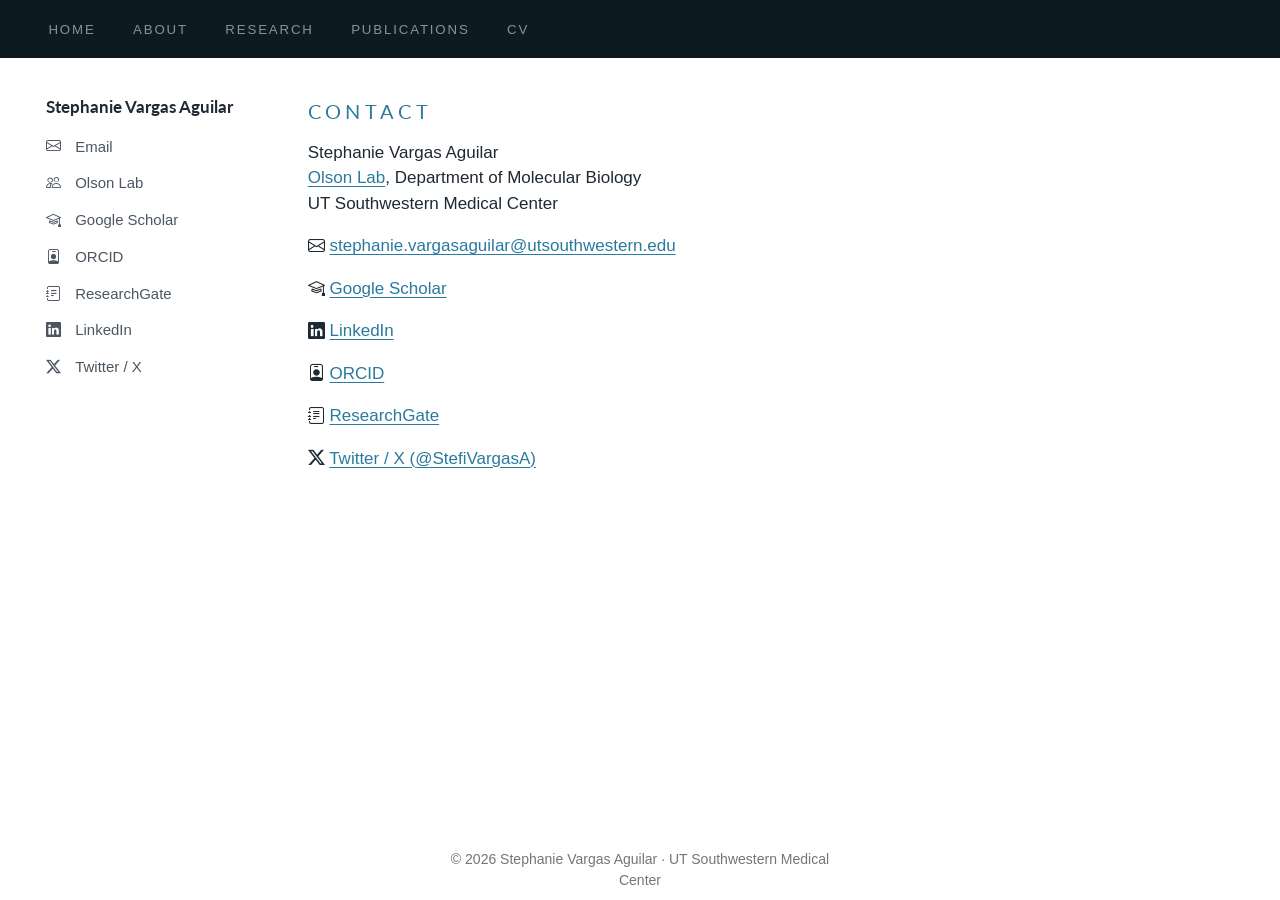
<file: docs/contact.html>
<!DOCTYPE html>
<html xmlns="http://www.w3.org/1999/xhtml" lang="en" xml:lang="en"><head>

<meta charset="utf-8">
<meta name="generator" content="quarto-1.9.36">

<meta name="viewport" content="width=device-width, initial-scale=1.0, user-scalable=yes">


<title>Contact</title>
<style>
/* Default styles provided by pandoc.
** See https://pandoc.org/MANUAL.html#variables-for-html for config info.
*/
code{white-space: pre-wrap;}
span.smallcaps{font-variant: small-caps;}
div.columns{display: flex; gap: min(4vw, 1.5em);}
div.column{flex: auto; overflow-x: auto;}
div.hanging-indent{margin-left: 1.5em; text-indent: -1.5em;}
ul.task-list{list-style: none;}
ul.task-list li input[type="checkbox"] {
  width: 0.8em;
  margin: 0 0.8em 0.2em -1em; /* quarto-specific, see https://github.com/quarto-dev/quarto-cli/issues/4556 */ 
  vertical-align: middle;
}
</style>


<script src="site_libs/quarto-nav/quarto-nav.js"></script>
<script src="site_libs/quarto-nav/headroom.min.js"></script>
<script src="site_libs/clipboard/clipboard.min.js"></script>
<script src="site_libs/quarto-html/quarto.js" type="module"></script>
<script src="site_libs/quarto-html/tabsets/tabsets.js" type="module"></script>
<script src="site_libs/quarto-html/popper.min.js"></script>
<script src="site_libs/quarto-html/tippy.umd.min.js"></script>
<script src="site_libs/quarto-html/anchor.min.js"></script>
<link href="site_libs/quarto-html/tippy.css" rel="stylesheet">
<link href="site_libs/quarto-html/quarto-syntax-highlighting-845c23b38eaddc0f92fda52bfe77a8c8.css" rel="stylesheet" id="quarto-text-highlighting-styles">
<script src="site_libs/bootstrap/bootstrap.min.js"></script>
<link href="site_libs/bootstrap/bootstrap-icons.css" rel="stylesheet">
<link href="site_libs/bootstrap/bootstrap-ee5cb6722c800998af233ccce52af0af.min.css" rel="stylesheet" append-hash="true" id="quarto-bootstrap" data-mode="light">
<script id="quarto-search-options" type="application/json">{
  "language": {
    "search-no-results-text": "No results",
    "search-matching-documents-text": "matching documents",
    "search-copy-link-title": "Copy link to search",
    "search-hide-matches-text": "Hide additional matches",
    "search-more-match-text": "more match in this document",
    "search-more-matches-text": "more matches in this document",
    "search-clear-button-title": "Clear",
    "search-text-placeholder": "",
    "search-detached-cancel-button-title": "Cancel",
    "search-submit-button-title": "Submit",
    "search-label": "Search"
  }
}</script>
<!-- Icon set. Quarto's `favicon:` key is deliberately NOT set: it emits a
     second rel="icon" and two competing ones make the browser's choice
     ambiguous. Order matters — SVG first, .ico as the declared alternate. -->
<link rel="icon" type="image/svg+xml" href="./images/favicon.svg">
<link rel="alternate icon" type="image/x-icon" href="./images/favicon.ico">
<link rel="apple-touch-icon" href="./images/apple-touch-icon.png">


</head>

<body class="nav-sidebar floating nav-fixed quarto-light">

<div id="quarto-search-results"></div>
  <header id="quarto-header" class="headroom fixed-top">
    <nav class="navbar navbar-expand-lg " data-bs-theme="dark">
      <div class="navbar-container container-fluid">
          <button class="navbar-toggler" type="button" data-bs-toggle="collapse" data-bs-target="#navbarCollapse" aria-controls="navbarCollapse" role="menu" aria-expanded="false" aria-label="Toggle navigation" onclick="if (window.quartoToggleHeadroom) { window.quartoToggleHeadroom(); }">
  <span class="navbar-toggler-icon"></span>
</button>
          <div class="collapse navbar-collapse" id="navbarCollapse">
            <ul class="navbar-nav navbar-nav-scroll me-auto">
  <li class="nav-item">
    <a class="nav-link" href="./index.html"> 
<span class="menu-text">Home</span></a>
  </li>  
  <li class="nav-item">
    <a class="nav-link" href="./about.html"> 
<span class="menu-text">About</span></a>
  </li>  
  <li class="nav-item">
    <a class="nav-link" href="./research.html"> 
<span class="menu-text">Research</span></a>
  </li>  
  <li class="nav-item">
    <a class="nav-link" href="./publications.html"> 
<span class="menu-text">Publications</span></a>
  </li>  
  <li class="nav-item">
    <a class="nav-link" href="./files/vargas-aguilar_cv.pdf" target="_blank"> 
<span class="menu-text">CV</span></a>
  </li>  
</ul>
          </div> <!-- /navcollapse -->
            <div class="quarto-navbar-tools">
</div>
      </div> <!-- /container-fluid -->
    </nav>
  <nav class="quarto-secondary-nav">
    <div class="container-fluid d-flex">
      <button type="button" class="quarto-btn-toggle btn" data-bs-toggle="collapse" role="button" data-bs-target=".quarto-sidebar-collapse-item" aria-controls="quarto-sidebar" aria-expanded="false" aria-label="Toggle sidebar navigation" onclick="if (window.quartoToggleHeadroom) { window.quartoToggleHeadroom(); }">
        <i class="bi bi-layout-text-sidebar-reverse"></i>
      </button>
        <nav class="quarto-page-breadcrumbs" aria-label="breadcrumb"><ol class="breadcrumb"><li class="breadcrumb-item">Contact</li></ol></nav>
        <a class="flex-grow-1" role="navigation" data-bs-toggle="collapse" data-bs-target=".quarto-sidebar-collapse-item" aria-controls="quarto-sidebar" aria-expanded="false" aria-label="Toggle sidebar navigation" onclick="if (window.quartoToggleHeadroom) { window.quartoToggleHeadroom(); }">      
        </a>
    </div>
  </nav>
</header>
<!-- content -->
<div id="quarto-content" class="quarto-container page-columns page-rows-contents page-layout-full page-navbar">
<!-- sidebar -->
  <nav id="quarto-sidebar" class="sidebar collapse collapse-horizontal quarto-sidebar-collapse-item sidebar-navigation floating overflow-auto">
    <div class="sidebar-menu-container"> 
    <ul class="list-unstyled mt-1">
        <li class="sidebar-item">
 <span class="menu-text">Stephanie Vargas Aguilar</span>
  </li>
        <li class="sidebar-item">
  <div class="sidebar-item-container"> 
  <a href="mailto:stephanie.vargasaguilar@utsouthwestern.edu" class="sidebar-item-text sidebar-link"><i class="bi bi-envelope" role="img">
</i> 
 <span class="menu-text">Email</span></a>
  </div>
</li>
        <li class="sidebar-item">
  <div class="sidebar-item-container"> 
  <a href="https://labs.utsouthwestern.edu/olson-lab" class="sidebar-item-text sidebar-link" rel="noopener" target="_blank"><i class="bi bi-people" role="img">
</i> 
 <span class="menu-text">Olson Lab</span></a>
  </div>
</li>
        <li class="sidebar-item">
  <div class="sidebar-item-container"> 
  <a href="https://scholar.google.com/citations?hl=en&amp;user=LvXfnqUAAAAJ" class="sidebar-item-text sidebar-link" rel="noopener" target="_blank"><i class="bi bi-mortarboard" role="img">
</i> 
 <span class="menu-text">Google Scholar</span></a>
  </div>
</li>
        <li class="sidebar-item">
  <div class="sidebar-item-container"> 
  <a href="https://orcid.org/0000-0002-6584-0209" class="sidebar-item-text sidebar-link" rel="noopener" target="_blank"><i class="bi bi-person-badge" role="img">
</i> 
 <span class="menu-text">ORCID</span></a>
  </div>
</li>
        <li class="sidebar-item">
  <div class="sidebar-item-container"> 
  <a href="https://www.researchgate.net/profile/Stephanie-Vargas-Aguilar" class="sidebar-item-text sidebar-link" rel="noopener" target="_blank"><i class="bi bi-journal-text" role="img">
</i> 
 <span class="menu-text">ResearchGate</span></a>
  </div>
</li>
        <li class="sidebar-item">
  <div class="sidebar-item-container"> 
  <a href="https://www.linkedin.com/in/stephanievargasaguilar" class="sidebar-item-text sidebar-link" rel="noopener" target="_blank"><i class="bi bi-linkedin" role="img">
</i> 
 <span class="menu-text">LinkedIn</span></a>
  </div>
</li>
        <li class="sidebar-item">
  <div class="sidebar-item-container"> 
  <a href="https://x.com/StefiVargasA" class="sidebar-item-text sidebar-link" rel="noopener" target="_blank"><i class="bi bi-twitter-x" role="img">
</i> 
 <span class="menu-text">Twitter / X</span></a>
  </div>
</li>
    </ul>
    </div>
</nav>
<div id="quarto-sidebar-glass" class="quarto-sidebar-collapse-item" data-bs-toggle="collapse" data-bs-target=".quarto-sidebar-collapse-item"></div>
<!-- margin-sidebar -->
    
<!-- main -->
<main class="content column-page-right" id="quarto-document-content">

<header id="title-block-header" class="quarto-title-block default">
<div class="quarto-title">
<h1 class="title">Contact</h1>
</div>



<div class="quarto-title-meta column-page-right">

    
  
    
  </div>
  


</header>


<p>Stephanie Vargas Aguilar<br> <a href="https://labs.utsouthwestern.edu/olson-lab">Olson Lab</a>, Department of Molecular Biology<br> UT Southwestern Medical Center</p>
<p><i class="bi bi-envelope" aria-hidden="true"></i> <a href="mailto:stephanie.vargasaguilar@utsouthwestern.edu">stephanie.vargasaguilar@utsouthwestern.edu</a></p>
<p><i class="bi bi-mortarboard" aria-hidden="true"></i> <a href="https://scholar.google.com/citations?hl=en&amp;user=LvXfnqUAAAAJ">Google Scholar</a></p>
<p><i class="bi bi-linkedin" aria-hidden="true"></i> <a href="https://www.linkedin.com/in/stephanievargasaguilar">LinkedIn</a></p>
<p><i class="bi bi-person-badge" aria-hidden="true"></i> <a href="https://orcid.org/0000-0002-6584-0209">ORCID</a></p>
<p><i class="bi bi-journal-text" aria-hidden="true"></i> <a href="https://www.researchgate.net/profile/Stephanie-Vargas-Aguilar">ResearchGate</a></p>
<p><i class="bi bi-twitter-x" aria-hidden="true"></i> <a href="https://x.com/StefiVargasA">Twitter / X (<span class="citation" data-cites="StefiVargasA">@StefiVargasA</span>)</a></p>



</main> <!-- /main -->
<script id="quarto-html-after-body" type="application/javascript">
  window.document.addEventListener("DOMContentLoaded", function (event) {
    const icon = "";
    const anchorJS = new window.AnchorJS();
    anchorJS.options = {
      placement: 'right',
      icon: icon
    };
    anchorJS.add('.anchored');
    const isCodeAnnotation = (el) => {
      for (const clz of el.classList) {
        if (clz.startsWith('code-annotation-')) {                     
          return true;
        }
      }
      return false;
    }
    const onCopySuccess = function(e) {
      // button target
      const button = e.trigger;
      // don't keep focus
      button.blur();
      // flash "checked"
      button.classList.add('code-copy-button-checked');
      var currentTitle = button.getAttribute("title");
      button.setAttribute("title", "Copied!");
      let tooltip;
      if (window.bootstrap) {
        button.setAttribute("data-bs-toggle", "tooltip");
        button.setAttribute("data-bs-placement", "left");
        button.setAttribute("data-bs-title", "Copied!");
        tooltip = new bootstrap.Tooltip(button, 
          { trigger: "manual", 
            customClass: "code-copy-button-tooltip",
            offset: [0, -8]});
        tooltip.show();    
      }
      setTimeout(function() {
        if (tooltip) {
          tooltip.hide();
          button.removeAttribute("data-bs-title");
          button.removeAttribute("data-bs-toggle");
          button.removeAttribute("data-bs-placement");
        }
        button.setAttribute("title", currentTitle);
        button.classList.remove('code-copy-button-checked');
      }, 1000);
      // clear code selection
      e.clearSelection();
    }
    const getTextToCopy = function(trigger) {
      const outerScaffold = trigger.parentElement.cloneNode(true);
      const codeEl = outerScaffold.querySelector('code');
      for (const childEl of codeEl.children) {
        if (isCodeAnnotation(childEl)) {
          childEl.remove();
        }
      }
      return codeEl.innerText;
    }
    const clipboard = new window.ClipboardJS('.code-copy-button:not([data-in-quarto-modal])', {
      text: getTextToCopy
    });
    clipboard.on('success', onCopySuccess);
    if (window.document.getElementById('quarto-embedded-source-code-modal')) {
      const clipboardModal = new window.ClipboardJS('.code-copy-button[data-in-quarto-modal]', {
        text: getTextToCopy,
        container: window.document.getElementById('quarto-embedded-source-code-modal')
      });
      clipboardModal.on('success', onCopySuccess);
    }
      var localhostRegex = new RegExp(/^(?:http|https):\/\/localhost\:?[0-9]*\//);
      var mailtoRegex = new RegExp(/^mailto:/);
        var filterRegex = new RegExp("https:\/\/www\.stephanie-vargas\.com");
      var isInternal = (href) => {
          return filterRegex.test(href) || localhostRegex.test(href) || mailtoRegex.test(href);
      }
      // Inspect non-navigation links and adorn them if external
     var links = window.document.querySelectorAll('a[href]:not(.nav-link):not(.navbar-brand):not(.toc-action):not(.sidebar-link):not(.sidebar-item-toggle):not(.pagination-link):not(.no-external):not([aria-hidden]):not(.dropdown-item):not(.quarto-navigation-tool):not(.about-link)');
      for (var i=0; i<links.length; i++) {
        const link = links[i];
        if (!isInternal(link.href)) {
          // undo the damage that might have been done by quarto-nav.js in the case of
          // links that we want to consider external
          if (link.dataset.originalHref !== undefined) {
            link.href = link.dataset.originalHref;
          }
            // target, if specified
            link.setAttribute("target", "_blank");
            if (link.getAttribute("rel") === null) {
              link.setAttribute("rel", "noopener");
            }
        }
      }
    function tippyHover(el, contentFn, onTriggerFn, onUntriggerFn) {
      const config = {
        allowHTML: true,
        maxWidth: 500,
        delay: 100,
        arrow: false,
        appendTo: function(el) {
            return el.parentElement;
        },
        interactive: true,
        interactiveBorder: 10,
        theme: 'quarto',
        placement: 'bottom-start',
      };
      if (contentFn) {
        config.content = contentFn;
      }
      if (onTriggerFn) {
        config.onTrigger = onTriggerFn;
      }
      if (onUntriggerFn) {
        config.onUntrigger = onUntriggerFn;
      }
      window.tippy(el, config); 
    }
    const noterefs = window.document.querySelectorAll('a[role="doc-noteref"]');
    for (var i=0; i<noterefs.length; i++) {
      const ref = noterefs[i];
      tippyHover(ref, function() {
        // use id or data attribute instead here
        let href = ref.getAttribute('data-footnote-href') || ref.getAttribute('href');
        try { href = new URL(href).hash; } catch {}
        const id = href.replace(/^#\/?/, "");
        const note = window.document.getElementById(id);
        if (note) {
          return note.innerHTML;
        } else {
          return "";
        }
      });
    }
    const xrefs = window.document.querySelectorAll('a.quarto-xref');
    const processXRef = (id, note) => {
      // Strip column container classes
      const stripColumnClz = (el) => {
        el.classList.remove("page-full", "page-columns");
        if (el.children) {
          for (const child of el.children) {
            stripColumnClz(child);
          }
        }
      }
      stripColumnClz(note)
      if (id === null || id.startsWith('sec-')) {
        // Special case sections, only their first couple elements
        const container = document.createElement("div");
        if (note.children && note.children.length > 2) {
          container.appendChild(note.children[0].cloneNode(true));
          for (let i = 1; i < note.children.length; i++) {
            const child = note.children[i];
            if (child.tagName === "P" && child.innerText === "") {
              continue;
            } else {
              container.appendChild(child.cloneNode(true));
              break;
            }
          }
          if (window.Quarto?.typesetMath) {
            window.Quarto.typesetMath(container);
          }
          return container.innerHTML
        } else {
          if (window.Quarto?.typesetMath) {
            window.Quarto.typesetMath(note);
          }
          return note.innerHTML;
        }
      } else {
        // Remove any anchor links if they are present
        const anchorLink = note.querySelector('a.anchorjs-link');
        if (anchorLink) {
          anchorLink.remove();
        }
        if (window.Quarto?.typesetMath) {
          window.Quarto.typesetMath(note);
        }
        if (note.classList.contains("callout")) {
          return note.outerHTML;
        } else {
          return note.innerHTML;
        }
      }
    }
    for (var i=0; i<xrefs.length; i++) {
      const xref = xrefs[i];
      tippyHover(xref, undefined, function(instance) {
        instance.disable();
        let url = xref.getAttribute('href');
        let hash = undefined; 
        if (url.startsWith('#')) {
          hash = url;
        } else {
          try { hash = new URL(url).hash; } catch {}
        }
        if (hash) {
          const id = hash.replace(/^#\/?/, "");
          const note = window.document.getElementById(id);
          if (note !== null) {
            try {
              const html = processXRef(id, note.cloneNode(true));
              instance.setContent(html);
            } finally {
              instance.enable();
              instance.show();
            }
          } else {
            // See if we can fetch this
            fetch(url.split('#')[0])
            .then(res => res.text())
            .then(html => {
              const parser = new DOMParser();
              const htmlDoc = parser.parseFromString(html, "text/html");
              const note = htmlDoc.getElementById(id);
              if (note !== null) {
                const html = processXRef(id, note);
                instance.setContent(html);
              } 
            }).finally(() => {
              instance.enable();
              instance.show();
            });
          }
        } else {
          // See if we can fetch a full url (with no hash to target)
          // This is a special case and we should probably do some content thinning / targeting
          fetch(url)
          .then(res => res.text())
          .then(html => {
            const parser = new DOMParser();
            const htmlDoc = parser.parseFromString(html, "text/html");
            const note = htmlDoc.querySelector('main.content');
            if (note !== null) {
              // This should only happen for chapter cross references
              // (since there is no id in the URL)
              // remove the first header
              if (note.children.length > 0 && note.children[0].tagName === "HEADER") {
                note.children[0].remove();
              }
              const html = processXRef(null, note);
              instance.setContent(html);
            } 
          }).finally(() => {
            instance.enable();
            instance.show();
          });
        }
      }, function(instance) {
      });
    }
        let selectedAnnoteEl;
        const selectorForAnnotation = ( cell, annotation) => {
          let cellAttr = 'data-code-cell="' + cell + '"';
          let lineAttr = 'data-code-annotation="' +  annotation + '"';
          const selector = 'span[' + cellAttr + '][' + lineAttr + ']';
          return selector;
        }
        const selectCodeLines = (annoteEl) => {
          const doc = window.document;
          const targetCell = annoteEl.getAttribute("data-target-cell");
          const targetAnnotation = annoteEl.getAttribute("data-target-annotation");
          const annoteSpan = window.document.querySelector(selectorForAnnotation(targetCell, targetAnnotation));
          const lines = annoteSpan.getAttribute("data-code-lines").split(",");
          const lineIds = lines.map((line) => {
            return targetCell + "-" + line;
          })
          let top = null;
          let height = null;
          let parent = null;
          if (lineIds.length > 0) {
              //compute the position of the single el (top and bottom and make a div)
              const el = window.document.getElementById(lineIds[0]);
              top = el.offsetTop;
              height = el.offsetHeight;
              parent = el.parentElement.parentElement;
            if (lineIds.length > 1) {
              const lastEl = window.document.getElementById(lineIds[lineIds.length - 1]);
              const bottom = lastEl.offsetTop + lastEl.offsetHeight;
              height = bottom - top;
            }
            if (top !== null && height !== null && parent !== null) {
              // cook up a div (if necessary) and position it 
              let div = window.document.getElementById("code-annotation-line-highlight");
              if (div === null) {
                div = window.document.createElement("div");
                div.setAttribute("id", "code-annotation-line-highlight");
                div.style.position = 'absolute';
                parent.appendChild(div);
              }
              div.style.top = top - 2 + "px";
              div.style.height = height + 4 + "px";
              div.style.left = 0;
              let gutterDiv = window.document.getElementById("code-annotation-line-highlight-gutter");
              if (gutterDiv === null) {
                gutterDiv = window.document.createElement("div");
                gutterDiv.setAttribute("id", "code-annotation-line-highlight-gutter");
                gutterDiv.style.position = 'absolute';
                const codeCell = window.document.getElementById(targetCell);
                const gutter = codeCell.querySelector('.code-annotation-gutter');
                gutter.appendChild(gutterDiv);
              }
              gutterDiv.style.top = top - 2 + "px";
              gutterDiv.style.height = height + 4 + "px";
            }
            selectedAnnoteEl = annoteEl;
          }
        };
        const unselectCodeLines = () => {
          const elementsIds = ["code-annotation-line-highlight", "code-annotation-line-highlight-gutter"];
          elementsIds.forEach((elId) => {
            const div = window.document.getElementById(elId);
            if (div) {
              div.remove();
            }
          });
          selectedAnnoteEl = undefined;
        };
          // Handle positioning of the toggle
      window.addEventListener(
        "resize",
        throttle(() => {
          elRect = undefined;
          if (selectedAnnoteEl) {
            selectCodeLines(selectedAnnoteEl);
          }
        }, 10)
      );
      function throttle(fn, ms) {
      let throttle = false;
      let timer;
        return (...args) => {
          if(!throttle) { // first call gets through
              fn.apply(this, args);
              throttle = true;
          } else { // all the others get throttled
              if(timer) clearTimeout(timer); // cancel #2
              timer = setTimeout(() => {
                fn.apply(this, args);
                timer = throttle = false;
              }, ms);
          }
        };
      }
        // Attach click handler to the DT
        const annoteDls = window.document.querySelectorAll('dt[data-target-cell]');
        for (const annoteDlNode of annoteDls) {
          annoteDlNode.addEventListener('click', (event) => {
            const clickedEl = event.target;
            if (clickedEl !== selectedAnnoteEl) {
              unselectCodeLines();
              const activeEl = window.document.querySelector('dt[data-target-cell].code-annotation-active');
              if (activeEl) {
                activeEl.classList.remove('code-annotation-active');
              }
              selectCodeLines(clickedEl);
              clickedEl.classList.add('code-annotation-active');
            } else {
              // Unselect the line
              unselectCodeLines();
              clickedEl.classList.remove('code-annotation-active');
            }
          });
        }
    const findCites = (el) => {
      const parentEl = el.parentElement;
      if (parentEl) {
        const cites = parentEl.dataset.cites;
        if (cites) {
          return {
            el,
            cites: cites.split(' ')
          };
        } else {
          return findCites(el.parentElement)
        }
      } else {
        return undefined;
      }
    };
    var bibliorefs = window.document.querySelectorAll('a[role="doc-biblioref"]');
    for (var i=0; i<bibliorefs.length; i++) {
      const ref = bibliorefs[i];
      const citeInfo = findCites(ref);
      if (citeInfo) {
        tippyHover(citeInfo.el, function() {
          var popup = window.document.createElement('div');
          citeInfo.cites.forEach(function(cite) {
            var citeDiv = window.document.createElement('div');
            citeDiv.classList.add('hanging-indent');
            citeDiv.classList.add('csl-entry');
            var biblioDiv = window.document.getElementById('ref-' + cite);
            if (biblioDiv) {
              citeDiv.innerHTML = biblioDiv.innerHTML;
            }
            popup.appendChild(citeDiv);
          });
          return popup.innerHTML;
        });
      }
    }
  });
  </script>
</div> <!-- /content -->
<footer class="footer">
  <div class="nav-footer">
    <div class="nav-footer-left">
      &nbsp;
    </div>   
    <div class="nav-footer-center">
<p>© 2026 Stephanie Vargas Aguilar · UT Southwestern Medical Center</p>
</div>
    <div class="nav-footer-right">
      &nbsp;
    </div>
  </div>
</footer>




</body></html>
</file>
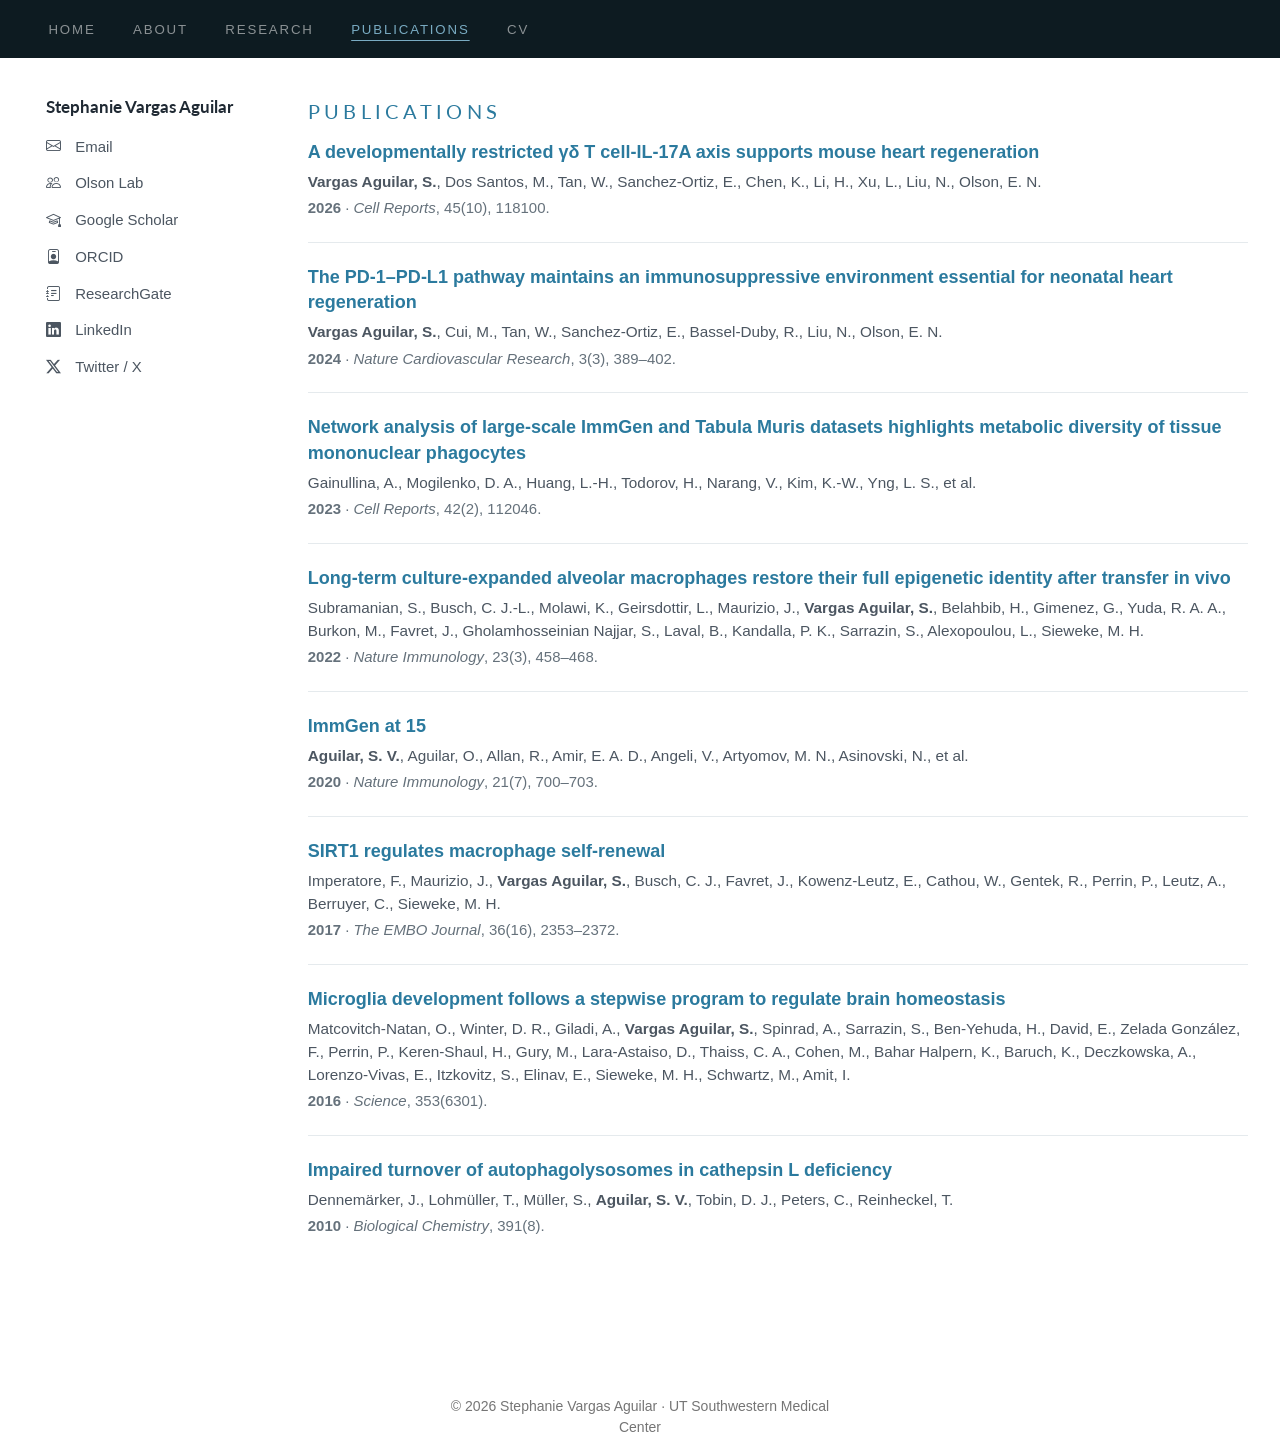
<file: docs/publications.html>
<!DOCTYPE html>
<html xmlns="http://www.w3.org/1999/xhtml" lang="en" xml:lang="en"><head>

<meta charset="utf-8">
<meta name="generator" content="quarto-1.9.36">

<meta name="viewport" content="width=device-width, initial-scale=1.0, user-scalable=yes">


<title>Publications</title>
<style>
/* Default styles provided by pandoc.
** See https://pandoc.org/MANUAL.html#variables-for-html for config info.
*/
code{white-space: pre-wrap;}
span.smallcaps{font-variant: small-caps;}
div.columns{display: flex; gap: min(4vw, 1.5em);}
div.column{flex: auto; overflow-x: auto;}
div.hanging-indent{margin-left: 1.5em; text-indent: -1.5em;}
ul.task-list{list-style: none;}
ul.task-list li input[type="checkbox"] {
  width: 0.8em;
  margin: 0 0.8em 0.2em -1em; /* quarto-specific, see https://github.com/quarto-dev/quarto-cli/issues/4556 */ 
  vertical-align: middle;
}
</style>


<script src="site_libs/quarto-nav/quarto-nav.js"></script>
<script src="site_libs/quarto-nav/headroom.min.js"></script>
<script src="site_libs/clipboard/clipboard.min.js"></script>
<script src="site_libs/quarto-html/quarto.js" type="module"></script>
<script src="site_libs/quarto-html/tabsets/tabsets.js" type="module"></script>
<script src="site_libs/quarto-html/popper.min.js"></script>
<script src="site_libs/quarto-html/tippy.umd.min.js"></script>
<script src="site_libs/quarto-html/anchor.min.js"></script>
<link href="site_libs/quarto-html/tippy.css" rel="stylesheet">
<link href="site_libs/quarto-html/quarto-syntax-highlighting-845c23b38eaddc0f92fda52bfe77a8c8.css" rel="stylesheet" id="quarto-text-highlighting-styles">
<script src="site_libs/bootstrap/bootstrap.min.js"></script>
<link href="site_libs/bootstrap/bootstrap-icons.css" rel="stylesheet">
<link href="site_libs/bootstrap/bootstrap-ee5cb6722c800998af233ccce52af0af.min.css" rel="stylesheet" append-hash="true" id="quarto-bootstrap" data-mode="light">
<script id="quarto-search-options" type="application/json">{
  "language": {
    "search-no-results-text": "No results",
    "search-matching-documents-text": "matching documents",
    "search-copy-link-title": "Copy link to search",
    "search-hide-matches-text": "Hide additional matches",
    "search-more-match-text": "more match in this document",
    "search-more-matches-text": "more matches in this document",
    "search-clear-button-title": "Clear",
    "search-text-placeholder": "",
    "search-detached-cancel-button-title": "Cancel",
    "search-submit-button-title": "Submit",
    "search-label": "Search"
  }
}</script>
<!-- Icon set. Quarto's `favicon:` key is deliberately NOT set: it emits a
     second rel="icon" and two competing ones make the browser's choice
     ambiguous. Order matters — SVG first, .ico as the declared alternate. -->
<link rel="icon" type="image/svg+xml" href="./images/favicon.svg">
<link rel="alternate icon" type="image/x-icon" href="./images/favicon.ico">
<link rel="apple-touch-icon" href="./images/apple-touch-icon.png">


</head>

<body class="nav-sidebar floating nav-fixed quarto-light">

<div id="quarto-search-results"></div>
  <header id="quarto-header" class="headroom fixed-top">
    <nav class="navbar navbar-expand-lg " data-bs-theme="dark">
      <div class="navbar-container container-fluid">
          <button class="navbar-toggler" type="button" data-bs-toggle="collapse" data-bs-target="#navbarCollapse" aria-controls="navbarCollapse" role="menu" aria-expanded="false" aria-label="Toggle navigation" onclick="if (window.quartoToggleHeadroom) { window.quartoToggleHeadroom(); }">
  <span class="navbar-toggler-icon"></span>
</button>
          <div class="collapse navbar-collapse" id="navbarCollapse">
            <ul class="navbar-nav navbar-nav-scroll me-auto">
  <li class="nav-item">
    <a class="nav-link" href="./index.html"> 
<span class="menu-text">Home</span></a>
  </li>  
  <li class="nav-item">
    <a class="nav-link" href="./about.html"> 
<span class="menu-text">About</span></a>
  </li>  
  <li class="nav-item">
    <a class="nav-link" href="./research.html"> 
<span class="menu-text">Research</span></a>
  </li>  
  <li class="nav-item">
    <a class="nav-link active" href="./publications.html" aria-current="page"> 
<span class="menu-text">Publications</span></a>
  </li>  
  <li class="nav-item">
    <a class="nav-link" href="./files/vargas-aguilar_cv.pdf" target="_blank"> 
<span class="menu-text">CV</span></a>
  </li>  
</ul>
          </div> <!-- /navcollapse -->
            <div class="quarto-navbar-tools">
</div>
      </div> <!-- /container-fluid -->
    </nav>
  <nav class="quarto-secondary-nav">
    <div class="container-fluid d-flex">
      <button type="button" class="quarto-btn-toggle btn" data-bs-toggle="collapse" role="button" data-bs-target=".quarto-sidebar-collapse-item" aria-controls="quarto-sidebar" aria-expanded="false" aria-label="Toggle sidebar navigation" onclick="if (window.quartoToggleHeadroom) { window.quartoToggleHeadroom(); }">
        <i class="bi bi-layout-text-sidebar-reverse"></i>
      </button>
        <nav class="quarto-page-breadcrumbs" aria-label="breadcrumb"><ol class="breadcrumb"><li class="breadcrumb-item">Publications</li></ol></nav>
        <a class="flex-grow-1" role="navigation" data-bs-toggle="collapse" data-bs-target=".quarto-sidebar-collapse-item" aria-controls="quarto-sidebar" aria-expanded="false" aria-label="Toggle sidebar navigation" onclick="if (window.quartoToggleHeadroom) { window.quartoToggleHeadroom(); }">      
        </a>
    </div>
  </nav>
</header>
<!-- content -->
<div id="quarto-content" class="quarto-container page-columns page-rows-contents page-layout-full page-navbar">
<!-- sidebar -->
  <nav id="quarto-sidebar" class="sidebar collapse collapse-horizontal quarto-sidebar-collapse-item sidebar-navigation floating overflow-auto">
    <div class="sidebar-menu-container"> 
    <ul class="list-unstyled mt-1">
        <li class="sidebar-item">
 <span class="menu-text">Stephanie Vargas Aguilar</span>
  </li>
        <li class="sidebar-item">
  <div class="sidebar-item-container"> 
  <a href="mailto:stephanie.vargasaguilar@utsouthwestern.edu" class="sidebar-item-text sidebar-link"><i class="bi bi-envelope" role="img">
</i> 
 <span class="menu-text">Email</span></a>
  </div>
</li>
        <li class="sidebar-item">
  <div class="sidebar-item-container"> 
  <a href="https://labs.utsouthwestern.edu/olson-lab" class="sidebar-item-text sidebar-link" rel="noopener" target="_blank"><i class="bi bi-people" role="img">
</i> 
 <span class="menu-text">Olson Lab</span></a>
  </div>
</li>
        <li class="sidebar-item">
  <div class="sidebar-item-container"> 
  <a href="https://scholar.google.com/citations?hl=en&amp;user=LvXfnqUAAAAJ" class="sidebar-item-text sidebar-link" rel="noopener" target="_blank"><i class="bi bi-mortarboard" role="img">
</i> 
 <span class="menu-text">Google Scholar</span></a>
  </div>
</li>
        <li class="sidebar-item">
  <div class="sidebar-item-container"> 
  <a href="https://orcid.org/0000-0002-6584-0209" class="sidebar-item-text sidebar-link" rel="noopener" target="_blank"><i class="bi bi-person-badge" role="img">
</i> 
 <span class="menu-text">ORCID</span></a>
  </div>
</li>
        <li class="sidebar-item">
  <div class="sidebar-item-container"> 
  <a href="https://www.researchgate.net/profile/Stephanie-Vargas-Aguilar" class="sidebar-item-text sidebar-link" rel="noopener" target="_blank"><i class="bi bi-journal-text" role="img">
</i> 
 <span class="menu-text">ResearchGate</span></a>
  </div>
</li>
        <li class="sidebar-item">
  <div class="sidebar-item-container"> 
  <a href="https://www.linkedin.com/in/stephanievargasaguilar" class="sidebar-item-text sidebar-link" rel="noopener" target="_blank"><i class="bi bi-linkedin" role="img">
</i> 
 <span class="menu-text">LinkedIn</span></a>
  </div>
</li>
        <li class="sidebar-item">
  <div class="sidebar-item-container"> 
  <a href="https://x.com/StefiVargasA" class="sidebar-item-text sidebar-link" rel="noopener" target="_blank"><i class="bi bi-twitter-x" role="img">
</i> 
 <span class="menu-text">Twitter / X</span></a>
  </div>
</li>
    </ul>
    </div>
</nav>
<div id="quarto-sidebar-glass" class="quarto-sidebar-collapse-item" data-bs-toggle="collapse" data-bs-target=".quarto-sidebar-collapse-item"></div>
<!-- margin-sidebar -->
    
<!-- main -->
<main class="content column-page-right" id="quarto-document-content">

<header id="title-block-header" class="quarto-title-block default">
<div class="quarto-title">
<h1 class="title">Publications</h1>
</div>



<div class="quarto-title-meta column-page-right">

    
  
    
  </div>
  


</header>


<ol class="publication-list">
<li class="publication-entry" id="ref-vargasaguilar.etal.inpress.cr">
  <h2 class="publication-title"><a href="https://doi.org/10.1016/j.celrep.2026.118100" target="_blank" rel="noopener noreferrer">A developmentally restricted γδ T cell-IL-17A axis supports mouse heart regeneration</a></h2>
  <p class="publication-authors"><strong>Vargas Aguilar, S.</strong>, Dos Santos, M., Tan, W., Sanchez-Ortiz, E., Chen, K., Li, H., Xu, L., Liu, N., Olson, E. N.</p>
  <p class="publication-details"><span class="publication-year">2026</span> · <em>Cell Reports</em>, 45(10), 118100.</p>
</li>
<li class="publication-entry" id="ref-vargasaguilar.etal2024.ncr">
  <h2 class="publication-title"><a href="https://doi.org/10.1038/s44161-024-00447-7" target="_blank" rel="noopener noreferrer">The PD-1–PD-L1 pathway maintains an immunosuppressive environment essential for neonatal heart regeneration</a></h2>
  <p class="publication-authors"><strong>Vargas Aguilar, S.</strong>, Cui, M., Tan, W., Sanchez-Ortiz, E., Bassel-Duby, R., Liu, N., Olson, E. N.</p>
  <p class="publication-details"><span class="publication-year">2024</span> · <em>Nature Cardiovascular Research</em>, 3(3), 389–402.</p>
</li>
<li class="publication-entry" id="ref-gainullina.etal2023.cr">
  <h2 class="publication-title"><a href="https://doi.org/10.1016/j.celrep.2023.112046" target="_blank" rel="noopener noreferrer">Network analysis of large-scale ImmGen and Tabula Muris datasets highlights metabolic diversity of tissue mononuclear phagocytes</a></h2>
  <p class="publication-authors">Gainullina, A., Mogilenko, D. A., Huang, L.-H., Todorov, H., Narang, V., Kim, K.-W., Yng, L. S., et al.</p>
  <p class="publication-details"><span class="publication-year">2023</span> · <em>Cell Reports</em>, 42(2), 112046.</p>
</li>
<li class="publication-entry" id="ref-subramanian.etal2022.ni">
  <h2 class="publication-title"><a href="https://doi.org/10.1038/s41590-022-01146-w" target="_blank" rel="noopener noreferrer">Long-term culture-expanded alveolar macrophages restore their full epigenetic identity after transfer in vivo</a></h2>
  <p class="publication-authors">Subramanian, S., Busch, C. J.-L., Molawi, K., Geirsdottir, L., Maurizio, J., <strong>Vargas Aguilar, S.</strong>, Belahbib, H., Gimenez, G., Yuda, R. A. A., Burkon, M., Favret, J., Gholamhosseinian Najjar, S., Laval, B., Kandalla, P. K., Sarrazin, S., Alexopoulou, L., Sieweke, M. H.</p>
  <p class="publication-details"><span class="publication-year">2022</span> · <em>Nature Immunology</em>, 23(3), 458–468.</p>
</li>
<li class="publication-entry" id="ref-aguilar.etal2020.ni">
  <h2 class="publication-title"><a href="https://doi.org/10.1038/s41590-020-0687-4" target="_blank" rel="noopener noreferrer">ImmGen at 15</a></h2>
  <p class="publication-authors"><strong>Aguilar, S. V.</strong>, Aguilar, O., Allan, R., Amir, E. A. D., Angeli, V., Artyomov, M. N., Asinovski, N., et al.</p>
  <p class="publication-details"><span class="publication-year">2020</span> · <em>Nature Immunology</em>, 21(7), 700–703.</p>
</li>
<li class="publication-entry" id="ref-imperatore.etal2017.tej">
  <h2 class="publication-title"><a href="https://doi.org/10.15252/embj.201695737" target="_blank" rel="noopener noreferrer">SIRT1 regulates macrophage self‐renewal</a></h2>
  <p class="publication-authors">Imperatore, F., Maurizio, J., <strong>Vargas Aguilar, S.</strong>, Busch, C. J., Favret, J., Kowenz‐Leutz, E., Cathou, W., Gentek, R., Perrin, P., Leutz, A., Berruyer, C., Sieweke, M. H.</p>
  <p class="publication-details"><span class="publication-year">2017</span> · <em>The EMBO Journal</em>, 36(16), 2353–2372.</p>
</li>
<li class="publication-entry" id="ref-matcovitchnatan.etal2016.s">
  <h2 class="publication-title"><a href="https://doi.org/10.1126/science.aad8670" target="_blank" rel="noopener noreferrer">Microglia development follows a stepwise program to regulate brain homeostasis</a></h2>
  <p class="publication-authors">Matcovitch-Natan, O., Winter, D. R., Giladi, A., <strong>Vargas Aguilar, S.</strong>, Spinrad, A., Sarrazin, S., Ben-Yehuda, H., David, E., Zelada González, F., Perrin, P., Keren-Shaul, H., Gury, M., Lara-Astaiso, D., Thaiss, C. A., Cohen, M., Bahar Halpern, K., Baruch, K., Deczkowska, A., Lorenzo-Vivas, E., Itzkovitz, S., Elinav, E., Sieweke, M. H., Schwartz, M., Amit, I.</p>
  <p class="publication-details"><span class="publication-year">2016</span> · <em>Science</em>, 353(6301).</p>
</li>
<li class="publication-entry" id="ref-dennemaerker.etal2010.bc">
  <h2 class="publication-title"><a href="https://doi.org/10.1515/bc.2010.097" target="_blank" rel="noopener noreferrer">Impaired turnover of autophagolysosomes in cathepsin L deficiency</a></h2>
  <p class="publication-authors">Dennemärker, J., Lohmüller, T., Müller, S., <strong>Aguilar, S. V.</strong>, Tobin, D. J., Peters, C., Reinheckel, T.</p>
  <p class="publication-details"><span class="publication-year">2010</span> · <em>Biological Chemistry</em>, 391(8).</p>
</li>
</ol>




</main> <!-- /main -->
<script id="quarto-html-after-body" type="application/javascript">
  window.document.addEventListener("DOMContentLoaded", function (event) {
    const icon = "";
    const anchorJS = new window.AnchorJS();
    anchorJS.options = {
      placement: 'right',
      icon: icon
    };
    anchorJS.add('.anchored');
    const isCodeAnnotation = (el) => {
      for (const clz of el.classList) {
        if (clz.startsWith('code-annotation-')) {                     
          return true;
        }
      }
      return false;
    }
    const onCopySuccess = function(e) {
      // button target
      const button = e.trigger;
      // don't keep focus
      button.blur();
      // flash "checked"
      button.classList.add('code-copy-button-checked');
      var currentTitle = button.getAttribute("title");
      button.setAttribute("title", "Copied!");
      let tooltip;
      if (window.bootstrap) {
        button.setAttribute("data-bs-toggle", "tooltip");
        button.setAttribute("data-bs-placement", "left");
        button.setAttribute("data-bs-title", "Copied!");
        tooltip = new bootstrap.Tooltip(button, 
          { trigger: "manual", 
            customClass: "code-copy-button-tooltip",
            offset: [0, -8]});
        tooltip.show();    
      }
      setTimeout(function() {
        if (tooltip) {
          tooltip.hide();
          button.removeAttribute("data-bs-title");
          button.removeAttribute("data-bs-toggle");
          button.removeAttribute("data-bs-placement");
        }
        button.setAttribute("title", currentTitle);
        button.classList.remove('code-copy-button-checked');
      }, 1000);
      // clear code selection
      e.clearSelection();
    }
    const getTextToCopy = function(trigger) {
      const outerScaffold = trigger.parentElement.cloneNode(true);
      const codeEl = outerScaffold.querySelector('code');
      for (const childEl of codeEl.children) {
        if (isCodeAnnotation(childEl)) {
          childEl.remove();
        }
      }
      return codeEl.innerText;
    }
    const clipboard = new window.ClipboardJS('.code-copy-button:not([data-in-quarto-modal])', {
      text: getTextToCopy
    });
    clipboard.on('success', onCopySuccess);
    if (window.document.getElementById('quarto-embedded-source-code-modal')) {
      const clipboardModal = new window.ClipboardJS('.code-copy-button[data-in-quarto-modal]', {
        text: getTextToCopy,
        container: window.document.getElementById('quarto-embedded-source-code-modal')
      });
      clipboardModal.on('success', onCopySuccess);
    }
      var localhostRegex = new RegExp(/^(?:http|https):\/\/localhost\:?[0-9]*\//);
      var mailtoRegex = new RegExp(/^mailto:/);
        var filterRegex = new RegExp("https:\/\/www\.stephanie-vargas\.com");
      var isInternal = (href) => {
          return filterRegex.test(href) || localhostRegex.test(href) || mailtoRegex.test(href);
      }
      // Inspect non-navigation links and adorn them if external
     var links = window.document.querySelectorAll('a[href]:not(.nav-link):not(.navbar-brand):not(.toc-action):not(.sidebar-link):not(.sidebar-item-toggle):not(.pagination-link):not(.no-external):not([aria-hidden]):not(.dropdown-item):not(.quarto-navigation-tool):not(.about-link)');
      for (var i=0; i<links.length; i++) {
        const link = links[i];
        if (!isInternal(link.href)) {
          // undo the damage that might have been done by quarto-nav.js in the case of
          // links that we want to consider external
          if (link.dataset.originalHref !== undefined) {
            link.href = link.dataset.originalHref;
          }
            // target, if specified
            link.setAttribute("target", "_blank");
            if (link.getAttribute("rel") === null) {
              link.setAttribute("rel", "noopener");
            }
        }
      }
    function tippyHover(el, contentFn, onTriggerFn, onUntriggerFn) {
      const config = {
        allowHTML: true,
        maxWidth: 500,
        delay: 100,
        arrow: false,
        appendTo: function(el) {
            return el.parentElement;
        },
        interactive: true,
        interactiveBorder: 10,
        theme: 'quarto',
        placement: 'bottom-start',
      };
      if (contentFn) {
        config.content = contentFn;
      }
      if (onTriggerFn) {
        config.onTrigger = onTriggerFn;
      }
      if (onUntriggerFn) {
        config.onUntrigger = onUntriggerFn;
      }
      window.tippy(el, config); 
    }
    const noterefs = window.document.querySelectorAll('a[role="doc-noteref"]');
    for (var i=0; i<noterefs.length; i++) {
      const ref = noterefs[i];
      tippyHover(ref, function() {
        // use id or data attribute instead here
        let href = ref.getAttribute('data-footnote-href') || ref.getAttribute('href');
        try { href = new URL(href).hash; } catch {}
        const id = href.replace(/^#\/?/, "");
        const note = window.document.getElementById(id);
        if (note) {
          return note.innerHTML;
        } else {
          return "";
        }
      });
    }
    const xrefs = window.document.querySelectorAll('a.quarto-xref');
    const processXRef = (id, note) => {
      // Strip column container classes
      const stripColumnClz = (el) => {
        el.classList.remove("page-full", "page-columns");
        if (el.children) {
          for (const child of el.children) {
            stripColumnClz(child);
          }
        }
      }
      stripColumnClz(note)
      if (id === null || id.startsWith('sec-')) {
        // Special case sections, only their first couple elements
        const container = document.createElement("div");
        if (note.children && note.children.length > 2) {
          container.appendChild(note.children[0].cloneNode(true));
          for (let i = 1; i < note.children.length; i++) {
            const child = note.children[i];
            if (child.tagName === "P" && child.innerText === "") {
              continue;
            } else {
              container.appendChild(child.cloneNode(true));
              break;
            }
          }
          if (window.Quarto?.typesetMath) {
            window.Quarto.typesetMath(container);
          }
          return container.innerHTML
        } else {
          if (window.Quarto?.typesetMath) {
            window.Quarto.typesetMath(note);
          }
          return note.innerHTML;
        }
      } else {
        // Remove any anchor links if they are present
        const anchorLink = note.querySelector('a.anchorjs-link');
        if (anchorLink) {
          anchorLink.remove();
        }
        if (window.Quarto?.typesetMath) {
          window.Quarto.typesetMath(note);
        }
        if (note.classList.contains("callout")) {
          return note.outerHTML;
        } else {
          return note.innerHTML;
        }
      }
    }
    for (var i=0; i<xrefs.length; i++) {
      const xref = xrefs[i];
      tippyHover(xref, undefined, function(instance) {
        instance.disable();
        let url = xref.getAttribute('href');
        let hash = undefined; 
        if (url.startsWith('#')) {
          hash = url;
        } else {
          try { hash = new URL(url).hash; } catch {}
        }
        if (hash) {
          const id = hash.replace(/^#\/?/, "");
          const note = window.document.getElementById(id);
          if (note !== null) {
            try {
              const html = processXRef(id, note.cloneNode(true));
              instance.setContent(html);
            } finally {
              instance.enable();
              instance.show();
            }
          } else {
            // See if we can fetch this
            fetch(url.split('#')[0])
            .then(res => res.text())
            .then(html => {
              const parser = new DOMParser();
              const htmlDoc = parser.parseFromString(html, "text/html");
              const note = htmlDoc.getElementById(id);
              if (note !== null) {
                const html = processXRef(id, note);
                instance.setContent(html);
              } 
            }).finally(() => {
              instance.enable();
              instance.show();
            });
          }
        } else {
          // See if we can fetch a full url (with no hash to target)
          // This is a special case and we should probably do some content thinning / targeting
          fetch(url)
          .then(res => res.text())
          .then(html => {
            const parser = new DOMParser();
            const htmlDoc = parser.parseFromString(html, "text/html");
            const note = htmlDoc.querySelector('main.content');
            if (note !== null) {
              // This should only happen for chapter cross references
              // (since there is no id in the URL)
              // remove the first header
              if (note.children.length > 0 && note.children[0].tagName === "HEADER") {
                note.children[0].remove();
              }
              const html = processXRef(null, note);
              instance.setContent(html);
            } 
          }).finally(() => {
            instance.enable();
            instance.show();
          });
        }
      }, function(instance) {
      });
    }
        let selectedAnnoteEl;
        const selectorForAnnotation = ( cell, annotation) => {
          let cellAttr = 'data-code-cell="' + cell + '"';
          let lineAttr = 'data-code-annotation="' +  annotation + '"';
          const selector = 'span[' + cellAttr + '][' + lineAttr + ']';
          return selector;
        }
        const selectCodeLines = (annoteEl) => {
          const doc = window.document;
          const targetCell = annoteEl.getAttribute("data-target-cell");
          const targetAnnotation = annoteEl.getAttribute("data-target-annotation");
          const annoteSpan = window.document.querySelector(selectorForAnnotation(targetCell, targetAnnotation));
          const lines = annoteSpan.getAttribute("data-code-lines").split(",");
          const lineIds = lines.map((line) => {
            return targetCell + "-" + line;
          })
          let top = null;
          let height = null;
          let parent = null;
          if (lineIds.length > 0) {
              //compute the position of the single el (top and bottom and make a div)
              const el = window.document.getElementById(lineIds[0]);
              top = el.offsetTop;
              height = el.offsetHeight;
              parent = el.parentElement.parentElement;
            if (lineIds.length > 1) {
              const lastEl = window.document.getElementById(lineIds[lineIds.length - 1]);
              const bottom = lastEl.offsetTop + lastEl.offsetHeight;
              height = bottom - top;
            }
            if (top !== null && height !== null && parent !== null) {
              // cook up a div (if necessary) and position it 
              let div = window.document.getElementById("code-annotation-line-highlight");
              if (div === null) {
                div = window.document.createElement("div");
                div.setAttribute("id", "code-annotation-line-highlight");
                div.style.position = 'absolute';
                parent.appendChild(div);
              }
              div.style.top = top - 2 + "px";
              div.style.height = height + 4 + "px";
              div.style.left = 0;
              let gutterDiv = window.document.getElementById("code-annotation-line-highlight-gutter");
              if (gutterDiv === null) {
                gutterDiv = window.document.createElement("div");
                gutterDiv.setAttribute("id", "code-annotation-line-highlight-gutter");
                gutterDiv.style.position = 'absolute';
                const codeCell = window.document.getElementById(targetCell);
                const gutter = codeCell.querySelector('.code-annotation-gutter');
                gutter.appendChild(gutterDiv);
              }
              gutterDiv.style.top = top - 2 + "px";
              gutterDiv.style.height = height + 4 + "px";
            }
            selectedAnnoteEl = annoteEl;
          }
        };
        const unselectCodeLines = () => {
          const elementsIds = ["code-annotation-line-highlight", "code-annotation-line-highlight-gutter"];
          elementsIds.forEach((elId) => {
            const div = window.document.getElementById(elId);
            if (div) {
              div.remove();
            }
          });
          selectedAnnoteEl = undefined;
        };
          // Handle positioning of the toggle
      window.addEventListener(
        "resize",
        throttle(() => {
          elRect = undefined;
          if (selectedAnnoteEl) {
            selectCodeLines(selectedAnnoteEl);
          }
        }, 10)
      );
      function throttle(fn, ms) {
      let throttle = false;
      let timer;
        return (...args) => {
          if(!throttle) { // first call gets through
              fn.apply(this, args);
              throttle = true;
          } else { // all the others get throttled
              if(timer) clearTimeout(timer); // cancel #2
              timer = setTimeout(() => {
                fn.apply(this, args);
                timer = throttle = false;
              }, ms);
          }
        };
      }
        // Attach click handler to the DT
        const annoteDls = window.document.querySelectorAll('dt[data-target-cell]');
        for (const annoteDlNode of annoteDls) {
          annoteDlNode.addEventListener('click', (event) => {
            const clickedEl = event.target;
            if (clickedEl !== selectedAnnoteEl) {
              unselectCodeLines();
              const activeEl = window.document.querySelector('dt[data-target-cell].code-annotation-active');
              if (activeEl) {
                activeEl.classList.remove('code-annotation-active');
              }
              selectCodeLines(clickedEl);
              clickedEl.classList.add('code-annotation-active');
            } else {
              // Unselect the line
              unselectCodeLines();
              clickedEl.classList.remove('code-annotation-active');
            }
          });
        }
    const findCites = (el) => {
      const parentEl = el.parentElement;
      if (parentEl) {
        const cites = parentEl.dataset.cites;
        if (cites) {
          return {
            el,
            cites: cites.split(' ')
          };
        } else {
          return findCites(el.parentElement)
        }
      } else {
        return undefined;
      }
    };
    var bibliorefs = window.document.querySelectorAll('a[role="doc-biblioref"]');
    for (var i=0; i<bibliorefs.length; i++) {
      const ref = bibliorefs[i];
      const citeInfo = findCites(ref);
      if (citeInfo) {
        tippyHover(citeInfo.el, function() {
          var popup = window.document.createElement('div');
          citeInfo.cites.forEach(function(cite) {
            var citeDiv = window.document.createElement('div');
            citeDiv.classList.add('hanging-indent');
            citeDiv.classList.add('csl-entry');
            var biblioDiv = window.document.getElementById('ref-' + cite);
            if (biblioDiv) {
              citeDiv.innerHTML = biblioDiv.innerHTML;
            }
            popup.appendChild(citeDiv);
          });
          return popup.innerHTML;
        });
      }
    }
  });
  </script>
</div> <!-- /content -->
<footer class="footer">
  <div class="nav-footer">
    <div class="nav-footer-left">
      &nbsp;
    </div>   
    <div class="nav-footer-center">
<p>© 2026 Stephanie Vargas Aguilar · UT Southwestern Medical Center</p>
</div>
    <div class="nav-footer-right">
      &nbsp;
    </div>
  </div>
</footer>




</body></html>
</file>
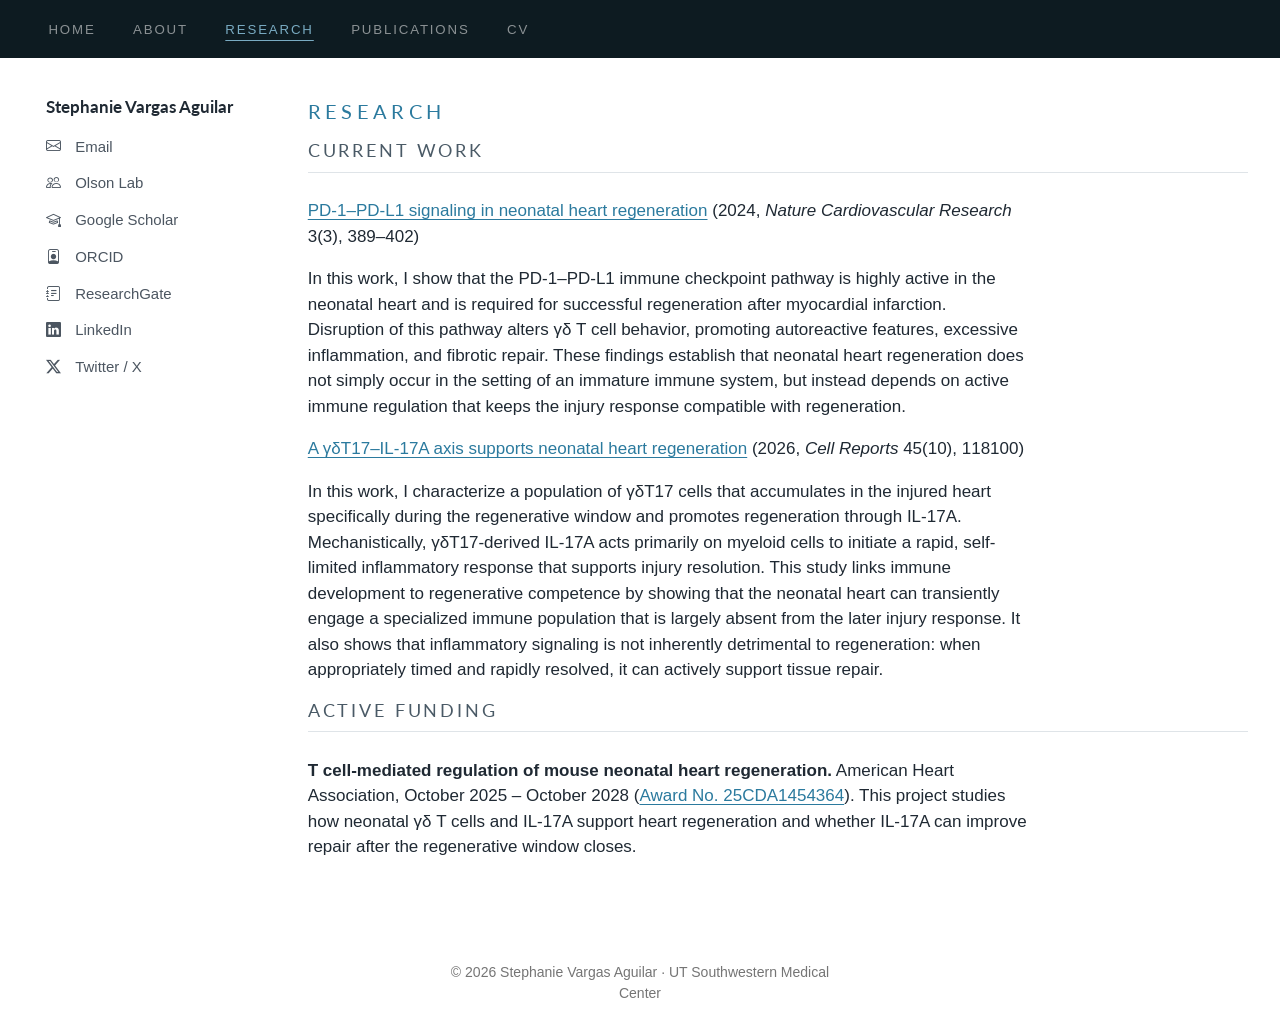
<file: docs/research.html>
<!DOCTYPE html>
<html xmlns="http://www.w3.org/1999/xhtml" lang="en" xml:lang="en"><head>

<meta charset="utf-8">
<meta name="generator" content="quarto-1.9.36">

<meta name="viewport" content="width=device-width, initial-scale=1.0, user-scalable=yes">


<title>Research</title>
<style>
/* Default styles provided by pandoc.
** See https://pandoc.org/MANUAL.html#variables-for-html for config info.
*/
code{white-space: pre-wrap;}
span.smallcaps{font-variant: small-caps;}
div.columns{display: flex; gap: min(4vw, 1.5em);}
div.column{flex: auto; overflow-x: auto;}
div.hanging-indent{margin-left: 1.5em; text-indent: -1.5em;}
ul.task-list{list-style: none;}
ul.task-list li input[type="checkbox"] {
  width: 0.8em;
  margin: 0 0.8em 0.2em -1em; /* quarto-specific, see https://github.com/quarto-dev/quarto-cli/issues/4556 */ 
  vertical-align: middle;
}
</style>


<script src="site_libs/quarto-nav/quarto-nav.js"></script>
<script src="site_libs/quarto-nav/headroom.min.js"></script>
<script src="site_libs/clipboard/clipboard.min.js"></script>
<script src="site_libs/quarto-html/quarto.js" type="module"></script>
<script src="site_libs/quarto-html/tabsets/tabsets.js" type="module"></script>
<script src="site_libs/quarto-html/popper.min.js"></script>
<script src="site_libs/quarto-html/tippy.umd.min.js"></script>
<script src="site_libs/quarto-html/anchor.min.js"></script>
<link href="site_libs/quarto-html/tippy.css" rel="stylesheet">
<link href="site_libs/quarto-html/quarto-syntax-highlighting-845c23b38eaddc0f92fda52bfe77a8c8.css" rel="stylesheet" id="quarto-text-highlighting-styles">
<script src="site_libs/bootstrap/bootstrap.min.js"></script>
<link href="site_libs/bootstrap/bootstrap-icons.css" rel="stylesheet">
<link href="site_libs/bootstrap/bootstrap-ee5cb6722c800998af233ccce52af0af.min.css" rel="stylesheet" append-hash="true" id="quarto-bootstrap" data-mode="light">
<script id="quarto-search-options" type="application/json">{
  "language": {
    "search-no-results-text": "No results",
    "search-matching-documents-text": "matching documents",
    "search-copy-link-title": "Copy link to search",
    "search-hide-matches-text": "Hide additional matches",
    "search-more-match-text": "more match in this document",
    "search-more-matches-text": "more matches in this document",
    "search-clear-button-title": "Clear",
    "search-text-placeholder": "",
    "search-detached-cancel-button-title": "Cancel",
    "search-submit-button-title": "Submit",
    "search-label": "Search"
  }
}</script>
<!-- Icon set. Quarto's `favicon:` key is deliberately NOT set: it emits a
     second rel="icon" and two competing ones make the browser's choice
     ambiguous. Order matters — SVG first, .ico as the declared alternate. -->
<link rel="icon" type="image/svg+xml" href="./images/favicon.svg">
<link rel="alternate icon" type="image/x-icon" href="./images/favicon.ico">
<link rel="apple-touch-icon" href="./images/apple-touch-icon.png">


</head>

<body class="nav-sidebar floating nav-fixed quarto-light">

<div id="quarto-search-results"></div>
  <header id="quarto-header" class="headroom fixed-top">
    <nav class="navbar navbar-expand-lg " data-bs-theme="dark">
      <div class="navbar-container container-fluid">
          <button class="navbar-toggler" type="button" data-bs-toggle="collapse" data-bs-target="#navbarCollapse" aria-controls="navbarCollapse" role="menu" aria-expanded="false" aria-label="Toggle navigation" onclick="if (window.quartoToggleHeadroom) { window.quartoToggleHeadroom(); }">
  <span class="navbar-toggler-icon"></span>
</button>
          <div class="collapse navbar-collapse" id="navbarCollapse">
            <ul class="navbar-nav navbar-nav-scroll me-auto">
  <li class="nav-item">
    <a class="nav-link" href="./index.html"> 
<span class="menu-text">Home</span></a>
  </li>  
  <li class="nav-item">
    <a class="nav-link" href="./about.html"> 
<span class="menu-text">About</span></a>
  </li>  
  <li class="nav-item">
    <a class="nav-link active" href="./research.html" aria-current="page"> 
<span class="menu-text">Research</span></a>
  </li>  
  <li class="nav-item">
    <a class="nav-link" href="./publications.html"> 
<span class="menu-text">Publications</span></a>
  </li>  
  <li class="nav-item">
    <a class="nav-link" href="./files/vargas-aguilar_cv.pdf" target="_blank"> 
<span class="menu-text">CV</span></a>
  </li>  
</ul>
          </div> <!-- /navcollapse -->
            <div class="quarto-navbar-tools">
</div>
      </div> <!-- /container-fluid -->
    </nav>
  <nav class="quarto-secondary-nav">
    <div class="container-fluid d-flex">
      <button type="button" class="quarto-btn-toggle btn" data-bs-toggle="collapse" role="button" data-bs-target=".quarto-sidebar-collapse-item" aria-controls="quarto-sidebar" aria-expanded="false" aria-label="Toggle sidebar navigation" onclick="if (window.quartoToggleHeadroom) { window.quartoToggleHeadroom(); }">
        <i class="bi bi-layout-text-sidebar-reverse"></i>
      </button>
        <nav class="quarto-page-breadcrumbs" aria-label="breadcrumb"><ol class="breadcrumb"><li class="breadcrumb-item">Research</li></ol></nav>
        <a class="flex-grow-1" role="navigation" data-bs-toggle="collapse" data-bs-target=".quarto-sidebar-collapse-item" aria-controls="quarto-sidebar" aria-expanded="false" aria-label="Toggle sidebar navigation" onclick="if (window.quartoToggleHeadroom) { window.quartoToggleHeadroom(); }">      
        </a>
    </div>
  </nav>
</header>
<!-- content -->
<div id="quarto-content" class="quarto-container page-columns page-rows-contents page-layout-full page-navbar">
<!-- sidebar -->
  <nav id="quarto-sidebar" class="sidebar collapse collapse-horizontal quarto-sidebar-collapse-item sidebar-navigation floating overflow-auto">
    <div class="sidebar-menu-container"> 
    <ul class="list-unstyled mt-1">
        <li class="sidebar-item">
 <span class="menu-text">Stephanie Vargas Aguilar</span>
  </li>
        <li class="sidebar-item">
  <div class="sidebar-item-container"> 
  <a href="mailto:stephanie.vargasaguilar@utsouthwestern.edu" class="sidebar-item-text sidebar-link"><i class="bi bi-envelope" role="img">
</i> 
 <span class="menu-text">Email</span></a>
  </div>
</li>
        <li class="sidebar-item">
  <div class="sidebar-item-container"> 
  <a href="https://labs.utsouthwestern.edu/olson-lab" class="sidebar-item-text sidebar-link" rel="noopener" target="_blank"><i class="bi bi-people" role="img">
</i> 
 <span class="menu-text">Olson Lab</span></a>
  </div>
</li>
        <li class="sidebar-item">
  <div class="sidebar-item-container"> 
  <a href="https://scholar.google.com/citations?hl=en&amp;user=LvXfnqUAAAAJ" class="sidebar-item-text sidebar-link" rel="noopener" target="_blank"><i class="bi bi-mortarboard" role="img">
</i> 
 <span class="menu-text">Google Scholar</span></a>
  </div>
</li>
        <li class="sidebar-item">
  <div class="sidebar-item-container"> 
  <a href="https://orcid.org/0000-0002-6584-0209" class="sidebar-item-text sidebar-link" rel="noopener" target="_blank"><i class="bi bi-person-badge" role="img">
</i> 
 <span class="menu-text">ORCID</span></a>
  </div>
</li>
        <li class="sidebar-item">
  <div class="sidebar-item-container"> 
  <a href="https://www.researchgate.net/profile/Stephanie-Vargas-Aguilar" class="sidebar-item-text sidebar-link" rel="noopener" target="_blank"><i class="bi bi-journal-text" role="img">
</i> 
 <span class="menu-text">ResearchGate</span></a>
  </div>
</li>
        <li class="sidebar-item">
  <div class="sidebar-item-container"> 
  <a href="https://www.linkedin.com/in/stephanievargasaguilar" class="sidebar-item-text sidebar-link" rel="noopener" target="_blank"><i class="bi bi-linkedin" role="img">
</i> 
 <span class="menu-text">LinkedIn</span></a>
  </div>
</li>
        <li class="sidebar-item">
  <div class="sidebar-item-container"> 
  <a href="https://x.com/StefiVargasA" class="sidebar-item-text sidebar-link" rel="noopener" target="_blank"><i class="bi bi-twitter-x" role="img">
</i> 
 <span class="menu-text">Twitter / X</span></a>
  </div>
</li>
    </ul>
    </div>
</nav>
<div id="quarto-sidebar-glass" class="quarto-sidebar-collapse-item" data-bs-toggle="collapse" data-bs-target=".quarto-sidebar-collapse-item"></div>
<!-- margin-sidebar -->
    
<!-- main -->
<main class="content column-page-right" id="quarto-document-content">

<header id="title-block-header" class="quarto-title-block default">
<div class="quarto-title">
<h1 class="title">Research</h1>
</div>



<div class="quarto-title-meta column-page-right">

    
  
    
  </div>
  


</header>


<section id="current-work" class="level2">
<h2 class="anchored" data-anchor-id="current-work">Current work</h2>
<p><strong><a href="https://doi.org/10.1038/s44161-024-00447-7">PD-1–PD-L1 signaling in neonatal heart regeneration</a></strong> (2024, <em>Nature Cardiovascular Research</em> 3(3), 389–402)</p>
<p>In this work, I show that the PD-1–PD-L1 immune checkpoint pathway is highly active in the neonatal heart and is required for successful regeneration after myocardial infarction. Disruption of this pathway alters γδ T cell behavior, promoting autoreactive features, excessive inflammation, and fibrotic repair. These findings establish that neonatal heart regeneration does not simply occur in the setting of an immature immune system, but instead depends on active immune regulation that keeps the injury response compatible with regeneration.</p>
<p><strong><a href="https://doi.org/10.1016/j.celrep.2026.118100">A γδT17–IL-17A axis supports neonatal heart regeneration</a></strong> (2026, <em>Cell Reports</em> 45(10), 118100)</p>
<p>In this work, I characterize a population of γδT17 cells that accumulates in the injured heart specifically during the regenerative window and promotes regeneration through IL-17A. Mechanistically, γδT17-derived IL-17A acts primarily on myeloid cells to initiate a rapid, self-limited inflammatory response that supports injury resolution. This study links immune development to regenerative competence by showing that the neonatal heart can transiently engage a specialized immune population that is largely absent from the later injury response. It also shows that inflammatory signaling is not inherently detrimental to regeneration: when appropriately timed and rapidly resolved, it can actively support tissue repair.</p>
</section>
<section id="active-funding" class="level2">
<h2 class="anchored" data-anchor-id="active-funding">Active funding</h2>
<p><strong>T cell-mediated regulation of mouse neonatal heart regeneration.</strong> American Heart Association, October 2025 – October 2028 (<a href="https://doi.org/10.58275/AHA.25CDA1454364.pc.gr.229577">Award No.&nbsp;25CDA1454364</a>). This project studies how neonatal γδ T cells and IL-17A support heart regeneration and whether IL-17A can improve repair after the regenerative window closes.</p>


</section>

</main> <!-- /main -->
<script id="quarto-html-after-body" type="application/javascript">
  window.document.addEventListener("DOMContentLoaded", function (event) {
    const icon = "";
    const anchorJS = new window.AnchorJS();
    anchorJS.options = {
      placement: 'right',
      icon: icon
    };
    anchorJS.add('.anchored');
    const isCodeAnnotation = (el) => {
      for (const clz of el.classList) {
        if (clz.startsWith('code-annotation-')) {                     
          return true;
        }
      }
      return false;
    }
    const onCopySuccess = function(e) {
      // button target
      const button = e.trigger;
      // don't keep focus
      button.blur();
      // flash "checked"
      button.classList.add('code-copy-button-checked');
      var currentTitle = button.getAttribute("title");
      button.setAttribute("title", "Copied!");
      let tooltip;
      if (window.bootstrap) {
        button.setAttribute("data-bs-toggle", "tooltip");
        button.setAttribute("data-bs-placement", "left");
        button.setAttribute("data-bs-title", "Copied!");
        tooltip = new bootstrap.Tooltip(button, 
          { trigger: "manual", 
            customClass: "code-copy-button-tooltip",
            offset: [0, -8]});
        tooltip.show();    
      }
      setTimeout(function() {
        if (tooltip) {
          tooltip.hide();
          button.removeAttribute("data-bs-title");
          button.removeAttribute("data-bs-toggle");
          button.removeAttribute("data-bs-placement");
        }
        button.setAttribute("title", currentTitle);
        button.classList.remove('code-copy-button-checked');
      }, 1000);
      // clear code selection
      e.clearSelection();
    }
    const getTextToCopy = function(trigger) {
      const outerScaffold = trigger.parentElement.cloneNode(true);
      const codeEl = outerScaffold.querySelector('code');
      for (const childEl of codeEl.children) {
        if (isCodeAnnotation(childEl)) {
          childEl.remove();
        }
      }
      return codeEl.innerText;
    }
    const clipboard = new window.ClipboardJS('.code-copy-button:not([data-in-quarto-modal])', {
      text: getTextToCopy
    });
    clipboard.on('success', onCopySuccess);
    if (window.document.getElementById('quarto-embedded-source-code-modal')) {
      const clipboardModal = new window.ClipboardJS('.code-copy-button[data-in-quarto-modal]', {
        text: getTextToCopy,
        container: window.document.getElementById('quarto-embedded-source-code-modal')
      });
      clipboardModal.on('success', onCopySuccess);
    }
      var localhostRegex = new RegExp(/^(?:http|https):\/\/localhost\:?[0-9]*\//);
      var mailtoRegex = new RegExp(/^mailto:/);
        var filterRegex = new RegExp("https:\/\/www\.stephanie-vargas\.com");
      var isInternal = (href) => {
          return filterRegex.test(href) || localhostRegex.test(href) || mailtoRegex.test(href);
      }
      // Inspect non-navigation links and adorn them if external
     var links = window.document.querySelectorAll('a[href]:not(.nav-link):not(.navbar-brand):not(.toc-action):not(.sidebar-link):not(.sidebar-item-toggle):not(.pagination-link):not(.no-external):not([aria-hidden]):not(.dropdown-item):not(.quarto-navigation-tool):not(.about-link)');
      for (var i=0; i<links.length; i++) {
        const link = links[i];
        if (!isInternal(link.href)) {
          // undo the damage that might have been done by quarto-nav.js in the case of
          // links that we want to consider external
          if (link.dataset.originalHref !== undefined) {
            link.href = link.dataset.originalHref;
          }
            // target, if specified
            link.setAttribute("target", "_blank");
            if (link.getAttribute("rel") === null) {
              link.setAttribute("rel", "noopener");
            }
        }
      }
    function tippyHover(el, contentFn, onTriggerFn, onUntriggerFn) {
      const config = {
        allowHTML: true,
        maxWidth: 500,
        delay: 100,
        arrow: false,
        appendTo: function(el) {
            return el.parentElement;
        },
        interactive: true,
        interactiveBorder: 10,
        theme: 'quarto',
        placement: 'bottom-start',
      };
      if (contentFn) {
        config.content = contentFn;
      }
      if (onTriggerFn) {
        config.onTrigger = onTriggerFn;
      }
      if (onUntriggerFn) {
        config.onUntrigger = onUntriggerFn;
      }
      window.tippy(el, config); 
    }
    const noterefs = window.document.querySelectorAll('a[role="doc-noteref"]');
    for (var i=0; i<noterefs.length; i++) {
      const ref = noterefs[i];
      tippyHover(ref, function() {
        // use id or data attribute instead here
        let href = ref.getAttribute('data-footnote-href') || ref.getAttribute('href');
        try { href = new URL(href).hash; } catch {}
        const id = href.replace(/^#\/?/, "");
        const note = window.document.getElementById(id);
        if (note) {
          return note.innerHTML;
        } else {
          return "";
        }
      });
    }
    const xrefs = window.document.querySelectorAll('a.quarto-xref');
    const processXRef = (id, note) => {
      // Strip column container classes
      const stripColumnClz = (el) => {
        el.classList.remove("page-full", "page-columns");
        if (el.children) {
          for (const child of el.children) {
            stripColumnClz(child);
          }
        }
      }
      stripColumnClz(note)
      if (id === null || id.startsWith('sec-')) {
        // Special case sections, only their first couple elements
        const container = document.createElement("div");
        if (note.children && note.children.length > 2) {
          container.appendChild(note.children[0].cloneNode(true));
          for (let i = 1; i < note.children.length; i++) {
            const child = note.children[i];
            if (child.tagName === "P" && child.innerText === "") {
              continue;
            } else {
              container.appendChild(child.cloneNode(true));
              break;
            }
          }
          if (window.Quarto?.typesetMath) {
            window.Quarto.typesetMath(container);
          }
          return container.innerHTML
        } else {
          if (window.Quarto?.typesetMath) {
            window.Quarto.typesetMath(note);
          }
          return note.innerHTML;
        }
      } else {
        // Remove any anchor links if they are present
        const anchorLink = note.querySelector('a.anchorjs-link');
        if (anchorLink) {
          anchorLink.remove();
        }
        if (window.Quarto?.typesetMath) {
          window.Quarto.typesetMath(note);
        }
        if (note.classList.contains("callout")) {
          return note.outerHTML;
        } else {
          return note.innerHTML;
        }
      }
    }
    for (var i=0; i<xrefs.length; i++) {
      const xref = xrefs[i];
      tippyHover(xref, undefined, function(instance) {
        instance.disable();
        let url = xref.getAttribute('href');
        let hash = undefined; 
        if (url.startsWith('#')) {
          hash = url;
        } else {
          try { hash = new URL(url).hash; } catch {}
        }
        if (hash) {
          const id = hash.replace(/^#\/?/, "");
          const note = window.document.getElementById(id);
          if (note !== null) {
            try {
              const html = processXRef(id, note.cloneNode(true));
              instance.setContent(html);
            } finally {
              instance.enable();
              instance.show();
            }
          } else {
            // See if we can fetch this
            fetch(url.split('#')[0])
            .then(res => res.text())
            .then(html => {
              const parser = new DOMParser();
              const htmlDoc = parser.parseFromString(html, "text/html");
              const note = htmlDoc.getElementById(id);
              if (note !== null) {
                const html = processXRef(id, note);
                instance.setContent(html);
              } 
            }).finally(() => {
              instance.enable();
              instance.show();
            });
          }
        } else {
          // See if we can fetch a full url (with no hash to target)
          // This is a special case and we should probably do some content thinning / targeting
          fetch(url)
          .then(res => res.text())
          .then(html => {
            const parser = new DOMParser();
            const htmlDoc = parser.parseFromString(html, "text/html");
            const note = htmlDoc.querySelector('main.content');
            if (note !== null) {
              // This should only happen for chapter cross references
              // (since there is no id in the URL)
              // remove the first header
              if (note.children.length > 0 && note.children[0].tagName === "HEADER") {
                note.children[0].remove();
              }
              const html = processXRef(null, note);
              instance.setContent(html);
            } 
          }).finally(() => {
            instance.enable();
            instance.show();
          });
        }
      }, function(instance) {
      });
    }
        let selectedAnnoteEl;
        const selectorForAnnotation = ( cell, annotation) => {
          let cellAttr = 'data-code-cell="' + cell + '"';
          let lineAttr = 'data-code-annotation="' +  annotation + '"';
          const selector = 'span[' + cellAttr + '][' + lineAttr + ']';
          return selector;
        }
        const selectCodeLines = (annoteEl) => {
          const doc = window.document;
          const targetCell = annoteEl.getAttribute("data-target-cell");
          const targetAnnotation = annoteEl.getAttribute("data-target-annotation");
          const annoteSpan = window.document.querySelector(selectorForAnnotation(targetCell, targetAnnotation));
          const lines = annoteSpan.getAttribute("data-code-lines").split(",");
          const lineIds = lines.map((line) => {
            return targetCell + "-" + line;
          })
          let top = null;
          let height = null;
          let parent = null;
          if (lineIds.length > 0) {
              //compute the position of the single el (top and bottom and make a div)
              const el = window.document.getElementById(lineIds[0]);
              top = el.offsetTop;
              height = el.offsetHeight;
              parent = el.parentElement.parentElement;
            if (lineIds.length > 1) {
              const lastEl = window.document.getElementById(lineIds[lineIds.length - 1]);
              const bottom = lastEl.offsetTop + lastEl.offsetHeight;
              height = bottom - top;
            }
            if (top !== null && height !== null && parent !== null) {
              // cook up a div (if necessary) and position it 
              let div = window.document.getElementById("code-annotation-line-highlight");
              if (div === null) {
                div = window.document.createElement("div");
                div.setAttribute("id", "code-annotation-line-highlight");
                div.style.position = 'absolute';
                parent.appendChild(div);
              }
              div.style.top = top - 2 + "px";
              div.style.height = height + 4 + "px";
              div.style.left = 0;
              let gutterDiv = window.document.getElementById("code-annotation-line-highlight-gutter");
              if (gutterDiv === null) {
                gutterDiv = window.document.createElement("div");
                gutterDiv.setAttribute("id", "code-annotation-line-highlight-gutter");
                gutterDiv.style.position = 'absolute';
                const codeCell = window.document.getElementById(targetCell);
                const gutter = codeCell.querySelector('.code-annotation-gutter');
                gutter.appendChild(gutterDiv);
              }
              gutterDiv.style.top = top - 2 + "px";
              gutterDiv.style.height = height + 4 + "px";
            }
            selectedAnnoteEl = annoteEl;
          }
        };
        const unselectCodeLines = () => {
          const elementsIds = ["code-annotation-line-highlight", "code-annotation-line-highlight-gutter"];
          elementsIds.forEach((elId) => {
            const div = window.document.getElementById(elId);
            if (div) {
              div.remove();
            }
          });
          selectedAnnoteEl = undefined;
        };
          // Handle positioning of the toggle
      window.addEventListener(
        "resize",
        throttle(() => {
          elRect = undefined;
          if (selectedAnnoteEl) {
            selectCodeLines(selectedAnnoteEl);
          }
        }, 10)
      );
      function throttle(fn, ms) {
      let throttle = false;
      let timer;
        return (...args) => {
          if(!throttle) { // first call gets through
              fn.apply(this, args);
              throttle = true;
          } else { // all the others get throttled
              if(timer) clearTimeout(timer); // cancel #2
              timer = setTimeout(() => {
                fn.apply(this, args);
                timer = throttle = false;
              }, ms);
          }
        };
      }
        // Attach click handler to the DT
        const annoteDls = window.document.querySelectorAll('dt[data-target-cell]');
        for (const annoteDlNode of annoteDls) {
          annoteDlNode.addEventListener('click', (event) => {
            const clickedEl = event.target;
            if (clickedEl !== selectedAnnoteEl) {
              unselectCodeLines();
              const activeEl = window.document.querySelector('dt[data-target-cell].code-annotation-active');
              if (activeEl) {
                activeEl.classList.remove('code-annotation-active');
              }
              selectCodeLines(clickedEl);
              clickedEl.classList.add('code-annotation-active');
            } else {
              // Unselect the line
              unselectCodeLines();
              clickedEl.classList.remove('code-annotation-active');
            }
          });
        }
    const findCites = (el) => {
      const parentEl = el.parentElement;
      if (parentEl) {
        const cites = parentEl.dataset.cites;
        if (cites) {
          return {
            el,
            cites: cites.split(' ')
          };
        } else {
          return findCites(el.parentElement)
        }
      } else {
        return undefined;
      }
    };
    var bibliorefs = window.document.querySelectorAll('a[role="doc-biblioref"]');
    for (var i=0; i<bibliorefs.length; i++) {
      const ref = bibliorefs[i];
      const citeInfo = findCites(ref);
      if (citeInfo) {
        tippyHover(citeInfo.el, function() {
          var popup = window.document.createElement('div');
          citeInfo.cites.forEach(function(cite) {
            var citeDiv = window.document.createElement('div');
            citeDiv.classList.add('hanging-indent');
            citeDiv.classList.add('csl-entry');
            var biblioDiv = window.document.getElementById('ref-' + cite);
            if (biblioDiv) {
              citeDiv.innerHTML = biblioDiv.innerHTML;
            }
            popup.appendChild(citeDiv);
          });
          return popup.innerHTML;
        });
      }
    }
  });
  </script>
</div> <!-- /content -->
<footer class="footer">
  <div class="nav-footer">
    <div class="nav-footer-left">
      &nbsp;
    </div>   
    <div class="nav-footer-center">
<p>© 2026 Stephanie Vargas Aguilar · UT Southwestern Medical Center</p>
</div>
    <div class="nav-footer-right">
      &nbsp;
    </div>
  </div>
</footer>




</body></html>
</file>
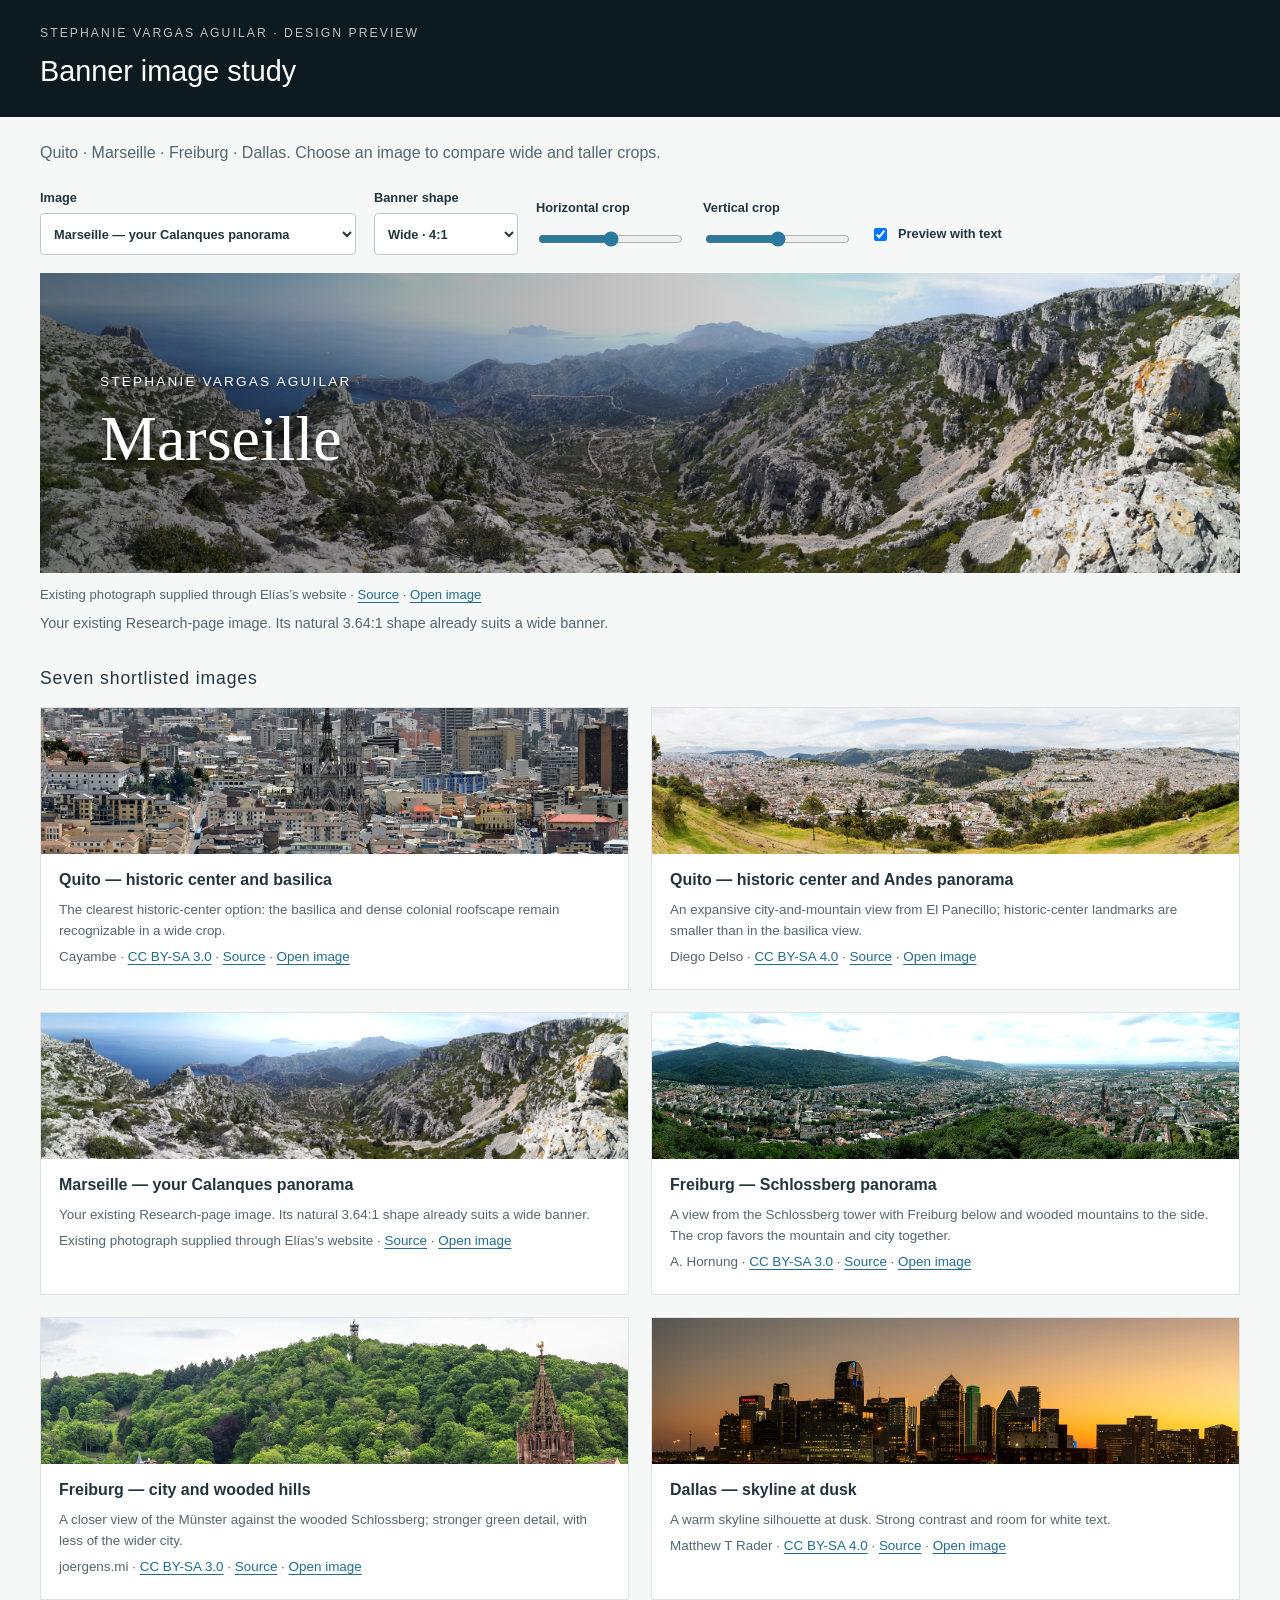
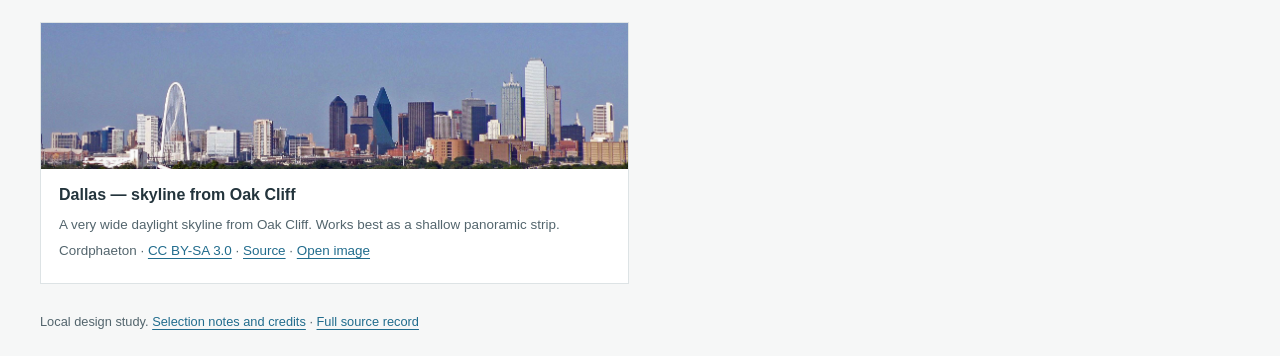
<file: _notes/banner-options/preview.html>
<!doctype html>
<html lang="en">
<head>
<meta charset="utf-8">
<meta name="viewport" content="width=device-width, initial-scale=1">
<title>Banner image study · Stephanie Vargas Aguilar</title>
<style>
:root { color-scheme:light; font:16px/1.55 -apple-system,BlinkMacSystemFont,"Segoe UI",sans-serif; color:#23343c; background:#f6f7f7; }
* { box-sizing:border-box; }
body { margin:0; }
header { background:#0d1b21; color:white; padding:24px max(24px,calc((100vw - 1200px)/2)); }
header p { margin:0; font-size:.76rem; letter-spacing:.17em; text-transform:uppercase; color:#b7c4c9; }
header h1 { margin:6px 0 0; font-weight:400; font-size:1.8rem; }
main { max-width:1248px; padding:24px; margin:auto; }
.intro { margin:0 0 22px; color:#53656d; }
.controls { display:flex; gap:18px; flex-wrap:wrap; align-items:end; margin-bottom:18px; }
label { display:grid; gap:5px; font-size:.8rem; font-weight:600; }
select,input[type=text] { padding:9px; border:1px solid #bbc7cc; border-radius:4px; font:inherit; color:inherit; background:white; max-width:100%; min-height:42px; }
input[type=range] { width:145px; accent-color:#2b7a9e; min-height:28px; }
.check { display:flex; gap:8px; align-items:center; min-height:42px; }
.banner { position:relative; aspect-ratio:4; background:#0d1b21; overflow:hidden; }
.banner img { width:100%;height:100%;display:block;object-fit:cover; }
.shade { position:absolute; inset:0; background:linear-gradient(90deg,rgba(0,0,0,.52),rgba(0,0,0,.06) 80%); }
.banner-copy { position:absolute; inset:0; padding:5%; display:flex; flex-direction:column; justify-content:center; color:white; text-shadow:0 2px 10px #0009; }
.banner-copy span { font-size:clamp(.6rem,1.2vw,.85rem); letter-spacing:.16em; text-transform:uppercase; }
.banner-copy strong { font:400 clamp(1.7rem,5vw,4.5rem)/1.1 Georgia,serif; margin-top:12px; }
.credit { font-size:.82rem; color:#53656d; margin:12px 0 7px; }
a { color:#216c8d; text-underline-offset:3px; }
.note { margin:0 0 28px; font-size:.9rem; color:#53656d; }
h2 { font-size:1.1rem; font-weight:500; letter-spacing:.05em; margin-top:30px; }
.grid { display:grid; grid-template-columns:repeat(2,minmax(0,1fr)); gap:22px; }
article { background:white; border:1px solid #dde3e5; }
article button { width:100%; display:block; padding:0; border:0; background:#0d1b21; cursor:pointer; }
article img { display:block; width:100%; aspect-ratio:4; object-fit:cover; }
article .details { padding:14px 18px 16px; }
article h3 { font-size:1rem; font-weight:600; margin:0 0 7px; }
article p { font-size:.84rem; margin:5px 0; color:#53656d; }
:focus-visible { outline:3px solid #2b7a9e; outline-offset:3px; }
button:hover img { filter:brightness(1.07); }
footer { margin-top:28px; font-size:.8rem; color:#53656d; }
@media(max-width:650px) { .grid { grid-template-columns:1fr; } main { padding:18px; } .controls { gap:12px; } #image-choice { max-width:calc(100vw - 36px); } header { padding:20px 18px; } }
</style>
</head>
<body>
<header><p>Stephanie Vargas Aguilar · Design preview</p><h1>Banner image study</h1></header>
<main>
<p class="intro">Quito · Marseille · Freiburg · Dallas. Choose an image to compare wide and taller crops.</p>
<div class="controls">
  <label>Image<select id="image-choice"></select></label>
  <label>Banner shape<select id="shape"><option value="4">Wide · 4:1</option><option value="3">Taller · 3:1</option><option value="1.777778">Landscape · 16:9</option></select></label>
  <label>Horizontal crop<input id="crop-x" type="range" min="0" max="100" value="50"></label>
  <label>Vertical crop<input id="crop-y" type="range" min="0" max="100" value="50"></label>
  <label class="check"><input id="show-title" type="checkbox" checked> Preview with text</label>
</div>
<div class="banner" id="banner">
  <img id="selected-image" alt="">
  <div class="shade" id="shade"></div>
  <div class="banner-copy" id="banner-copy"><span>Stephanie Vargas Aguilar</span><strong id="banner-title"></strong></div>
</div>
<p class="credit" id="selected-credit"></p>
<p class="note" id="selected-note"></p>
<h2>Seven shortlisted images</h2>
<div class="grid" id="gallery"></div>
<footer>Local design study. <a href="README.md">Selection notes and credits</a> · <a href="sources.json">Full source record</a></footer>
</main>
<script id="image-data" type="application/json">[{"file": "images/dallas-skyline-dusk.jpg", "label": "Dallas — skyline at dusk", "title": "File:Dallas Skyline at Dusk.jpg", "source": "https://commons.wikimedia.org/wiki/File:Dallas_Skyline_at_Dusk.jpg", "download": "https://thumb.wikimedia.org/wikipedia/commons/thumb/e/e2/Dallas_Skyline_at_Dusk.jpg/3840px-Dallas_Skyline_at_Dusk.jpg", "original_url": "https://upload.wikimedia.org/wikipedia/commons/e/e2/Dallas_Skyline_at_Dusk.jpg", "original_width": 9642, "original_height": 3040, "author": "Matthew T Rader", "license": "CC BY-SA 4.0", "license_url": "https://creativecommons.org/licenses/by-sa/4.0", "description": "Dallas Skyline at Dusk", "shortlisted": true, "crop_x": 50, "crop_y": 55, "note": "A warm skyline silhouette at dusk. Strong contrast and room for white text.", "downloaded_width": 3840, "downloaded_height": 1211}, {"file": "images/dallas-skyline-day.jpg", "label": "Dallas — skyline from Oak Cliff", "title": "File:Downtown Dallas from Belmont Hotel in Oak Cliff, 1.jpg", "source": "https://commons.wikimedia.org/wiki/File:Downtown_Dallas_from_Belmont_Hotel_in_Oak_Cliff,_1.jpg", "download": "https://upload.wikimedia.org/wikipedia/commons/6/68/Downtown_Dallas_from_Belmont_Hotel_in_Oak_Cliff%2C_1.jpg", "original_url": "https://upload.wikimedia.org/wikipedia/commons/6/68/Downtown_Dallas_from_Belmont_Hotel_in_Oak_Cliff%2C_1.jpg", "original_width": 3494, "original_height": 592, "author": "Cordphaeton", "license": "CC BY-SA 3.0", "license_url": "https://creativecommons.org/licenses/by-sa/3.0", "description": "View of Downtown Dallas with the Calatrava Bridge as seen from just west of the City Center at the Belmont Hotel in Oak Cliff, 06-11-11.", "shortlisted": true, "crop_x": 50, "crop_y": 50, "note": "A very wide daylight skyline from Oak Cliff. Works best as a shallow panoramic strip.", "downloaded_width": 3494, "downloaded_height": 592}, {"file": "images/freiburg-schlossberg-panorama.jpg", "label": "Freiburg — Schlossberg panorama", "title": "File:Freiburg Panorama 1000.jpg", "source": "https://commons.wikimedia.org/wiki/File:Freiburg_Panorama_1000.jpg", "download": "https://upload.wikimedia.org/wikipedia/commons/3/36/Freiburg_Panorama_1000.jpg", "original_url": "https://upload.wikimedia.org/wikipedia/commons/3/36/Freiburg_Panorama_1000.jpg", "original_width": 7725, "original_height": 1000, "author": "A. Hornung", "license": "CC BY-SA 3.0", "license_url": "https://creativecommons.org/licenses/by-sa/3.0", "description": "360° panoramic view of Freiburg, Germany. Pictures taken on the Schlossberg tower and stitched using Hugin.", "shortlisted": true, "crop_x": 20, "crop_y": 50, "note": "A view from the Schlossberg tower with Freiburg below and wooded mountains to the side. The crop favors the mountain and city together.", "downloaded_width": 7725, "downloaded_height": 1000}, {"file": "images/quito-historic-center-sunset.jpg", "label": "Quito — historic center, sunset", "title": "File:Quito Panorama of the historic center at sunset from the top of Calle Caldas.jpg", "source": "https://commons.wikimedia.org/wiki/File:Quito_Panorama_of_the_historic_center_at_sunset_from_the_top_of_Calle_Caldas.jpg", "download": "https://thumb.wikimedia.org/wikipedia/commons/thumb/3/31/Quito_Panorama_of_the_historic_center_at_sunset_from_the_top_of_Calle_Caldas.jpg/3840px-Quito_Panorama_of_the_historic_center_at_sunset_from_the_top_of_Calle_Caldas.jpg", "original_url": "https://upload.wikimedia.org/wikipedia/commons/3/31/Quito_Panorama_of_the_historic_center_at_sunset_from_the_top_of_Calle_Caldas.jpg", "original_width": 6000, "original_height": 4000, "author": "Ymblanter", "license": "CC BY-SA 4.0", "license_url": "https://creativecommons.org/licenses/by-sa/4.0", "description": "Panorama of the historic center at sunset from the top of Calle Caldas, Quito, Pichincha, Ecuador", "shortlisted": false, "note": "Exploratory download; not shortlisted because foreground rooftops and sky dominate the useful banner crop.", "downloaded_width": 3840, "downloaded_height": 2560}, {"file": "images/quito-historic-center-day.jpg", "label": "Quito — historic center, daylight", "title": "File:Quito Panorama of the historic center from Casa Bella Vista 02.jpg", "source": "https://commons.wikimedia.org/wiki/File:Quito_Panorama_of_the_historic_center_from_Casa_Bella_Vista_02.jpg", "download": "https://thumb.wikimedia.org/wikipedia/commons/thumb/b/b9/Quito_Panorama_of_the_historic_center_from_Casa_Bella_Vista_02.jpg/3840px-Quito_Panorama_of_the_historic_center_from_Casa_Bella_Vista_02.jpg", "original_url": "https://upload.wikimedia.org/wikipedia/commons/b/b9/Quito_Panorama_of_the_historic_center_from_Casa_Bella_Vista_02.jpg", "original_width": 6000, "original_height": 4000, "author": "Ymblanter", "license": "CC BY-SA 4.0", "license_url": "https://creativecommons.org/licenses/by-sa/4.0", "description": "Panorama of the historic center of Quito from Casa Bella Vista, Quito, Pichincha, Ecuador", "shortlisted": false, "note": "Exploratory download; not shortlisted because foreground rooftops and sky dominate the useful banner crop.", "downloaded_width": 3840, "downloaded_height": 2560}, {"file": "images/freiburg-city-and-hills.jpg", "label": "Freiburg — city and wooded hills", "title": "File:View (Freiburg im Breisgau) jm10128.jpg", "source": "https://commons.wikimedia.org/wiki/File:View_(Freiburg_im_Breisgau)_jm10128.jpg", "download": "https://thumb.wikimedia.org/wikipedia/commons/thumb/7/7d/View_%28Freiburg_im_Breisgau%29_jm10128.jpg/3840px-View_%28Freiburg_im_Breisgau%29_jm10128.jpg", "original_url": "https://upload.wikimedia.org/wikipedia/commons/7/7d/View_%28Freiburg_im_Breisgau%29_jm10128.jpg", "original_width": 6016, "original_height": 4000, "author": "joergens.mi", "license": "CC BY-SA 3.0", "license_url": "https://creativecommons.org/licenses/by-sa/3.0", "description": "Bilder aus Freiburg im Breisgau\nBlick über Freiburg\n\nMünster, Schloßberg und Dattler", "shortlisted": true, "crop_x": 50, "crop_y": 38, "note": "A closer view of the Münster against the wooded Schlossberg; stronger green detail, with less of the wider city.", "downloaded_width": 3840, "downloaded_height": 2553}, {"file": "images/marseille-calanques.jpg", "label": "Marseille — your Calanques panorama", "source": "https://elias-cisneros.com/research/", "local_source": "/Users/eliascis/Dropbox/omagua/web/eliascis.github.io/assets/images/IMG_20180519_162919.jpg", "author": "Existing photograph supplied through Elías’s website", "license": "User-supplied existing website asset; photographer credit to confirm", "license_url": "", "original_width": 6080, "original_height": 1671, "description": "Exact image referenced by the Research page header in the local eliascis.github.io checkout.", "shortlisted": true, "crop_x": 50, "crop_y": 50, "note": "Your existing Research-page image. Its natural 3.64:1 shape already suits a wide banner.", "downloaded_width": 6080, "downloaded_height": 1671}, {"file": "images/quito-historic-center-basilica.jpg", "label": "Quito — historic center and basilica", "title": "File:Quito as from panecillo Basilica.jpg", "source": "https://commons.wikimedia.org/wiki/File:Quito_as_from_panecillo_Basilica.jpg", "download": "https://thumb.wikimedia.org/wikipedia/commons/thumb/4/44/Quito_as_from_panecillo_Basilica.jpg/3840px-Quito_as_from_panecillo_Basilica.jpg", "original_url": "https://upload.wikimedia.org/wikipedia/commons/4/44/Quito_as_from_panecillo_Basilica.jpg", "original_width": 4170, "original_height": 2583, "author": "Cayambe", "license": "CC BY-SA 3.0", "license_url": "https://creativecommons.org/licenses/by-sa/3.0", "description": "Quito, Ecuador: panoramic view of the historic centre of the city, as seen from El Panecillo (small piece of bread), with the basilica in the centre of the image.", "shortlisted": true, "crop_x": 50, "crop_y": 25, "note": "The clearest historic-center option: the basilica and dense colonial roofscape remain recognizable in a wide crop.", "downloaded_width": 3840, "downloaded_height": 2379}, {"file": "images/quito-historic-center-panorama.jpg", "label": "Quito — historic center and Andes panorama", "title": "File:Vista de Quito desde El Panecillo, Ecuador, 2015-07-22, DD 25-29 PAN.JPG", "source": "https://commons.wikimedia.org/wiki/File:Vista_de_Quito_desde_El_Panecillo,_Ecuador,_2015-07-22,_DD_25-29_PAN.JPG", "download": "https://thumb.wikimedia.org/wikipedia/commons/thumb/f/f8/Vista_de_Quito_desde_El_Panecillo%2C_Ecuador%2C_2015-07-22%2C_DD_25-29_PAN.JPG/3840px-Vista_de_Quito_desde_El_Panecillo%2C_Ecuador%2C_2015-07-22%2C_DD_25-29_PAN.JPG", "original_url": "https://upload.wikimedia.org/wikipedia/commons/f/f8/Vista_de_Quito_desde_El_Panecillo%2C_Ecuador%2C_2015-07-22%2C_DD_25-29_PAN.JPG", "original_width": 20381, "original_height": 4421, "author": "Diego Delso", "license": "CC BY-SA 4.0", "license_url": "https://creativecommons.org/licenses/by-sa/4.0", "description": "View of Quito, capital of Ecuador, from El Panecillo. The city population is about 1,620,000 inhabitants and due to the orography of the region the city has a particular longish form.", "shortlisted": true, "crop_x": 20, "crop_y": 50, "note": "An expansive city-and-mountain view from El Panecillo; historic-center landmarks are smaller than in the basilica view.", "downloaded_width": 3840, "downloaded_height": 833}]</script>
<script>
const images=JSON.parse(document.getElementById('image-data').textContent).filter(r=>r.shortlisted);
const order=['quito-historic-center-basilica','quito-historic-center-panorama','marseille-calanques','freiburg-schlossberg-panorama','freiburg-city-and-hills','dallas-skyline-dusk','dallas-skyline-day'];
images.sort((a,b)=>order.findIndex(s=>a.file.includes(s))-order.findIndex(s=>b.file.includes(s)));
const choice=document.getElementById('image-choice'), x=document.getElementById('crop-x'), y=document.getElementById('crop-y');
const selectedImage=document.getElementById('selected-image'), credit=document.getElementById('selected-credit');
function link(text,href) { const a=document.createElement('a'); a.textContent=text;a.href=href;a.target='_blank';a.rel='noopener';return a; }
function creditLine(el,r) {
  el.replaceChildren(document.createTextNode(r.author+' · '));
  if(r.license_url) el.append(link(r.license,r.license_url),document.createTextNode(' · '));
  el.append(link('Source',r.source),document.createTextNode(' · '),link('Open image',r.file));
}
function position() { selectedImage.style.objectPosition=x.value+'% '+y.value+'%'; }
function selectImage() {
  const r=images[Number(choice.value)];
  selectedImage.src=r.file;selectedImage.alt=r.label;x.value=r.crop_x;y.value=r.crop_y;position();
  document.getElementById('banner-title').textContent=r.label.split(' — ')[0];
  document.getElementById('selected-note').textContent=r.note;
  creditLine(credit,r);
}
images.forEach((r,i)=>{
  const option=document.createElement('option');option.value=i;option.textContent=r.label;choice.append(option);
  const article=document.createElement('article'), button=document.createElement('button'), img=document.createElement('img');
  button.type='button';button.setAttribute('aria-label','Preview '+r.label);img.src=r.file;img.alt=r.label;img.loading='lazy';img.style.objectPosition=r.crop_x+'% '+r.crop_y+'%';button.append(img);
  button.addEventListener('click',()=>{choice.value=i;selectImage();document.getElementById('banner').scrollIntoView({block:'center'});});
  const details=document.createElement('div');details.className='details';const h=document.createElement('h3');h.textContent=r.label;const note=document.createElement('p');note.textContent=r.note;const credits=document.createElement('p');creditLine(credits,r);details.append(h,note,credits);article.append(button,details);document.getElementById('gallery').append(article);
});
choice.addEventListener('change',selectImage);x.addEventListener('input',position);y.addEventListener('input',position);
document.getElementById('shape').addEventListener('change',e=>{document.getElementById('banner').style.aspectRatio=e.target.value;});
document.getElementById('show-title').addEventListener('change',e=>{document.getElementById('banner-copy').hidden=!e.target.checked;document.getElementById('banner-copy').style.display=e.target.checked?'flex':'none';document.getElementById('shade').hidden=!e.target.checked;});
choice.value=2;selectImage();
</script>
</body>
</html>
</file>
<file: docs/site_libs/quarto-html/tippy.css>
.tippy-box[data-animation=fade][data-state=hidden]{opacity:0}[data-tippy-root]{max-width:calc(100vw - 10px)}.tippy-box{position:relative;background-color:#333;color:#fff;border-radius:4px;font-size:14px;line-height:1.4;white-space:normal;outline:0;transition-property:transform,visibility,opacity}.tippy-box[data-placement^=top]>.tippy-arrow{bottom:0}.tippy-box[data-placement^=top]>.tippy-arrow:before{bottom:-7px;left:0;border-width:8px 8px 0;border-top-color:initial;transform-origin:center top}.tippy-box[data-placement^=bottom]>.tippy-arrow{top:0}.tippy-box[data-placement^=bottom]>.tippy-arrow:before{top:-7px;left:0;border-width:0 8px 8px;border-bottom-color:initial;transform-origin:center bottom}.tippy-box[data-placement^=left]>.tippy-arrow{right:0}.tippy-box[data-placement^=left]>.tippy-arrow:before{border-width:8px 0 8px 8px;border-left-color:initial;right:-7px;transform-origin:center left}.tippy-box[data-placement^=right]>.tippy-arrow{left:0}.tippy-box[data-placement^=right]>.tippy-arrow:before{left:-7px;border-width:8px 8px 8px 0;border-right-color:initial;transform-origin:center right}.tippy-box[data-inertia][data-state=visible]{transition-timing-function:cubic-bezier(.54,1.5,.38,1.11)}.tippy-arrow{width:16px;height:16px;color:#333}.tippy-arrow:before{content:"";position:absolute;border-color:transparent;border-style:solid}.tippy-content{position:relative;padding:5px 9px;z-index:1}
</file>
<file: docs/site_libs/quarto-html/quarto-syntax-highlighting-845c23b38eaddc0f92fda52bfe77a8c8.css>
/* quarto syntax highlight colors */
:root {
  --quarto-hl-ot-color: #003B4F;
  --quarto-hl-at-color: #657422;
  --quarto-hl-ss-color: #20794D;
  --quarto-hl-an-color: #5E5E5E;
  --quarto-hl-fu-color: #4758AB;
  --quarto-hl-st-color: #20794D;
  --quarto-hl-cf-color: #003B4F;
  --quarto-hl-op-color: #5E5E5E;
  --quarto-hl-er-color: #AD0000;
  --quarto-hl-bn-color: #AD0000;
  --quarto-hl-al-color: #AD0000;
  --quarto-hl-va-color: #111111;
  --quarto-hl-bu-color: inherit;
  --quarto-hl-ex-color: inherit;
  --quarto-hl-pp-color: #AD0000;
  --quarto-hl-in-color: #5E5E5E;
  --quarto-hl-vs-color: #20794D;
  --quarto-hl-wa-color: #5E5E5E;
  --quarto-hl-do-color: #5E5E5E;
  --quarto-hl-im-color: #00769E;
  --quarto-hl-ch-color: #20794D;
  --quarto-hl-dt-color: #AD0000;
  --quarto-hl-fl-color: #AD0000;
  --quarto-hl-co-color: #5E5E5E;
  --quarto-hl-cv-color: #5E5E5E;
  --quarto-hl-cn-color: #8f5902;
  --quarto-hl-sc-color: #5E5E5E;
  --quarto-hl-dv-color: #AD0000;
  --quarto-hl-kw-color: #003B4F;
}

/* other quarto variables */
:root {
  --quarto-font-monospace: SFMono-Regular, Menlo, Monaco, Consolas, "Liberation Mono", "Courier New", monospace;
}

/* syntax highlight based on Pandoc's rules */
pre > code.sourceCode > span {
  color: #003B4F;
}

code.sourceCode > span {
  color: #003B4F;
}

div.sourceCode,
div.sourceCode pre.sourceCode {
  color: #003B4F;
}

/* Normal */
code span {
  color: #003B4F;
}

/* Alert */
code span.al {
  color: #AD0000;
  font-style: inherit;
}

/* Annotation */
code span.an {
  color: #5E5E5E;
  font-style: inherit;
}

/* Attribute */
code span.at {
  color: #657422;
  font-style: inherit;
}

/* BaseN */
code span.bn {
  color: #AD0000;
  font-style: inherit;
}

/* BuiltIn */
code span.bu {
  font-style: inherit;
}

/* ControlFlow */
code span.cf {
  color: #003B4F;
  font-weight: bold;
  font-style: inherit;
}

/* Char */
code span.ch {
  color: #20794D;
  font-style: inherit;
}

/* Constant */
code span.cn {
  color: #8f5902;
  font-style: inherit;
}

/* Comment */
code span.co {
  color: #5E5E5E;
  font-style: inherit;
}

/* CommentVar */
code span.cv {
  color: #5E5E5E;
  font-style: italic;
}

/* Documentation */
code span.do {
  color: #5E5E5E;
  font-style: italic;
}

/* DataType */
code span.dt {
  color: #AD0000;
  font-style: inherit;
}

/* DecVal */
code span.dv {
  color: #AD0000;
  font-style: inherit;
}

/* Error */
code span.er {
  color: #AD0000;
  font-style: inherit;
}

/* Extension */
code span.ex {
  font-style: inherit;
}

/* Float */
code span.fl {
  color: #AD0000;
  font-style: inherit;
}

/* Function */
code span.fu {
  color: #4758AB;
  font-style: inherit;
}

/* Import */
code span.im {
  color: #00769E;
  font-style: inherit;
}

/* Information */
code span.in {
  color: #5E5E5E;
  font-style: inherit;
}

/* Keyword */
code span.kw {
  color: #003B4F;
  font-weight: bold;
  font-style: inherit;
}

/* Operator */
code span.op {
  color: #5E5E5E;
  font-style: inherit;
}

/* Other */
code span.ot {
  color: #003B4F;
  font-style: inherit;
}

/* Preprocessor */
code span.pp {
  color: #AD0000;
  font-style: inherit;
}

/* SpecialChar */
code span.sc {
  color: #5E5E5E;
  font-style: inherit;
}

/* SpecialString */
code span.ss {
  color: #20794D;
  font-style: inherit;
}

/* String */
code span.st {
  color: #20794D;
  font-style: inherit;
}

/* Variable */
code span.va {
  color: #111111;
  font-style: inherit;
}

/* VerbatimString */
code span.vs {
  color: #20794D;
  font-style: inherit;
}

/* Warning */
code span.wa {
  color: #5E5E5E;
  font-style: italic;
}

.prevent-inlining {
  content: "</";
}

/*# sourceMappingURL=ac89f0bb514bba72461919f78549e31c.css.map */
</file>
